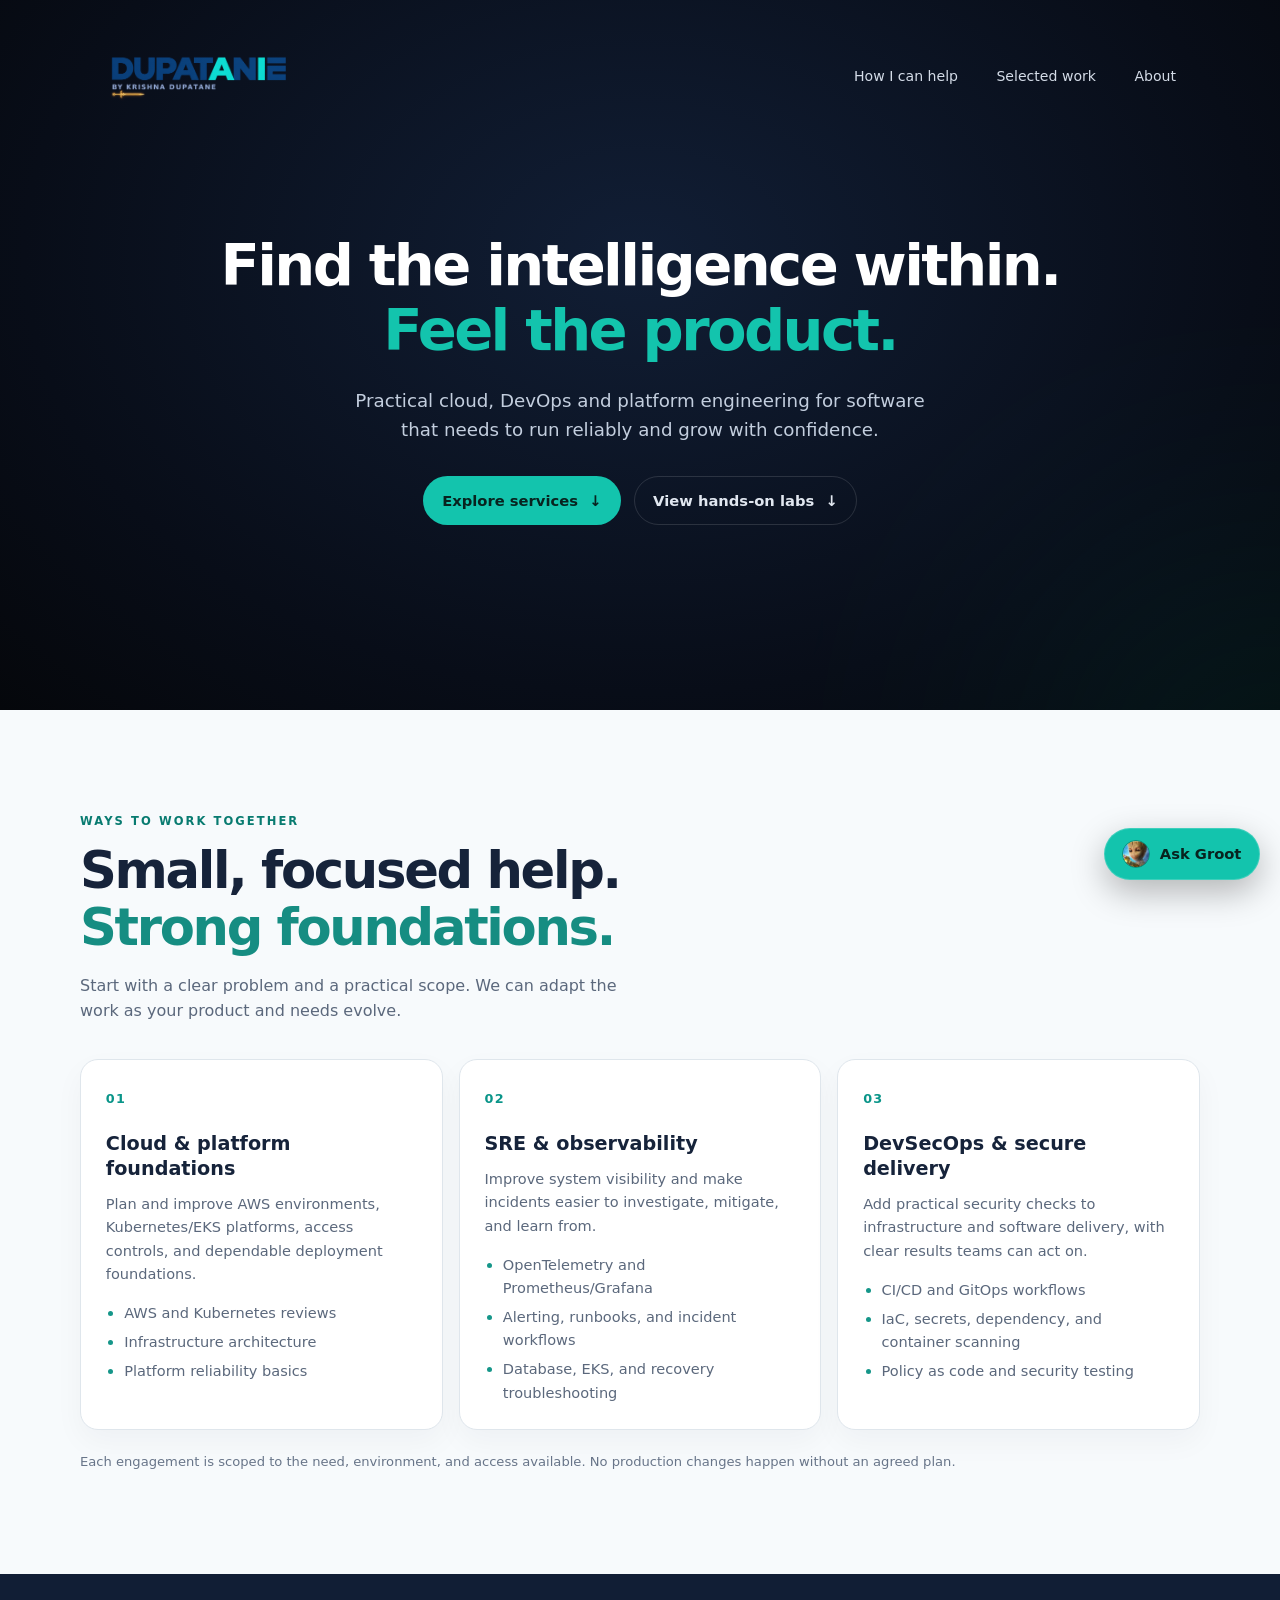
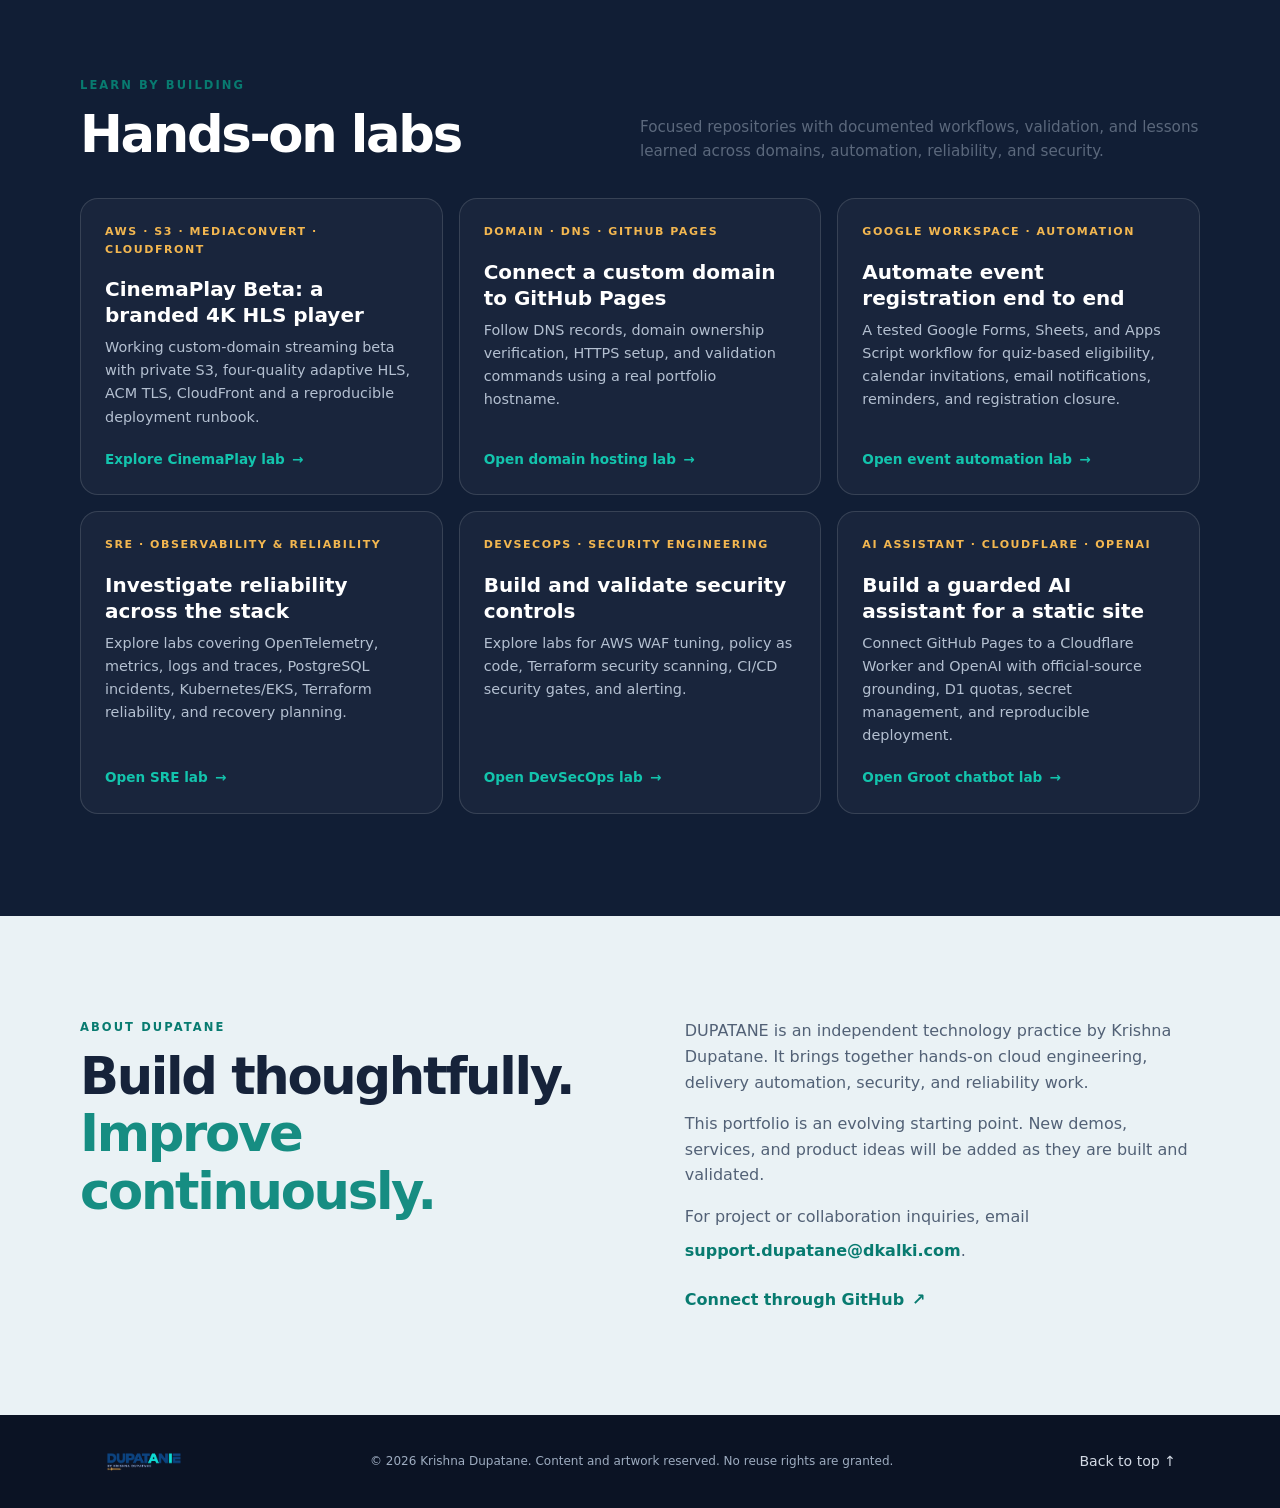
<file: index.html>
<!doctype html>
<html lang="en" data-groot-api-base="https://groot-api.support-dupatane.workers.dev">
<head>
  <meta charset="utf-8">
  <meta name="viewport" content="width=device-width, initial-scale=1">
  <meta name="theme-color" content="#101b32">
  <meta name="description" content="DUPATANE — practical cloud, DevOps, platform reliability and security engineering by Krishna Dupatane.">
  <title>DUPATANE — Cloud, DevOps &amp; Platform Engineering</title>
  <link rel="canonical" href="https://krishna.dupatane.portfolio.dkalki.com/">
  <link rel="stylesheet" href="styles.css">
  <link rel="stylesheet" href="groot-chat.css">
  <script defer src="https://analytics.dkalki.com/tracker.js" data-site-id="dkalki-portfolio"></script>
</head>
<body>
  <a class="skip-link" href="#main">Skip to content</a>
  <header class="site-header">
    <a class="site-logo-link" href="#top" aria-label="DUPATANE home">
      <img src="assets/DUPATANE_Logo_Final.png" alt="">
    </a>
    <nav aria-label="Main navigation">
      <a href="#services">How I can help</a>
      <a href="#work">Selected work</a>
      <a href="#about">About</a>
    </nav>
  </header>

  <main id="main">
    <section class="hero" id="top" aria-labelledby="hero-title">
      <div class="hero-content">
        <h1 class="tagline" id="hero-title">Find the intelligence within.<br><span>Feel the product.</span></h1>
        <p class="hero-copy">Practical cloud, DevOps and platform engineering for software that needs to run reliably and grow with confidence.</p>
        <div class="hero-actions">
          <a class="button button-primary" href="#services">Explore services <span aria-hidden="true">↓</span></a>
          <a class="button button-quiet" href="#work">View hands-on labs <span aria-hidden="true">↓</span></a>
        </div>
      </div>
      <div class="hero-glow" aria-hidden="true"></div>
    </section>

    <section class="section services" id="services" aria-labelledby="services-title">
      <div class="section-heading">
        <p class="eyebrow">WAYS TO WORK TOGETHER</p>
        <h2 id="services-title">Small, focused help.<br><span>Strong foundations.</span></h2>
        <p>Start with a clear problem and a practical scope. We can adapt the work as your product and needs evolve.</p>
      </div>
      <div class="service-grid">
        <article class="service-card">
          <span class="card-number">01</span>
          <h3>Cloud &amp; platform foundations</h3>
          <p>Plan and improve AWS environments, Kubernetes/EKS platforms, access controls, and dependable deployment foundations.</p>
          <ul><li>AWS and Kubernetes reviews</li><li>Infrastructure architecture</li><li>Platform reliability basics</li></ul>
        </article>
        <article class="service-card">
          <span class="card-number">02</span>
          <h3>SRE &amp; observability</h3>
          <p>Improve system visibility and make incidents easier to investigate, mitigate, and learn from.</p>
          <ul><li>OpenTelemetry and Prometheus/Grafana</li><li>Alerting, runbooks, and incident workflows</li><li>Database, EKS, and recovery troubleshooting</li></ul>
        </article>
        <article class="service-card">
          <span class="card-number">03</span>
          <h3>DevSecOps &amp; secure delivery</h3>
          <p>Add practical security checks to infrastructure and software delivery, with clear results teams can act on.</p>
          <ul><li>CI/CD and GitOps workflows</li><li>IaC, secrets, dependency, and container scanning</li><li>Policy as code and security testing</li></ul>
        </article>
      </div>
      <p class="scope-note">Each engagement is scoped to the need, environment, and access available. No production changes happen without an agreed plan.</p>
    </section>

    <section class="section work" id="work" aria-labelledby="work-title">
      <div class="section-heading section-heading-row">
        <div>
          <p class="eyebrow">LEARN BY BUILDING</p>
          <h2 id="work-title">Hands-on labs</h2>
        </div>
        <p>Focused repositories with documented workflows, validation, and lessons learned across domains, automation, reliability, and security.</p>
      </div>
      <div class="work-grid">
        <a class="work-card" href="labs/cinemaplay/">
          <span class="work-label">AWS · S3 · MEDIACONVERT · CLOUDFRONT</span>
          <h3>CinemaPlay Beta: a branded 4K HLS player</h3>
          <p>Working custom-domain streaming beta with private S3, four-quality adaptive HLS, ACM TLS, CloudFront and a reproducible deployment runbook.</p>
          <span class="work-link">Explore CinemaPlay lab <span aria-hidden="true">→</span></span>
        </a>
        <a class="work-card" href="labs/domain-hosting/">
          <span class="work-label">DOMAIN · DNS · GITHUB PAGES</span>
          <h3>Connect a custom domain to GitHub Pages</h3>
          <p>Follow DNS records, domain ownership verification, HTTPS setup, and validation commands using a real portfolio hostname.</p>
          <span class="work-link">Open domain hosting lab <span aria-hidden="true">→</span></span>
        </a>
        <a class="work-card" href="labs/event-automation/">
          <span class="work-label">GOOGLE WORKSPACE · AUTOMATION</span>
          <h3>Automate event registration end to end</h3>
          <p>A tested Google Forms, Sheets, and Apps Script workflow for quiz-based eligibility, calendar invitations, email notifications, reminders, and registration closure.</p>
          <span class="work-link">Open event automation lab <span aria-hidden="true">→</span></span>
        </a>
        <a class="work-card" href="labs/sre/">
          <span class="work-label">SRE · OBSERVABILITY &amp; RELIABILITY</span>
          <h3>Investigate reliability across the stack</h3>
          <p>Explore labs covering OpenTelemetry, metrics, logs and traces, PostgreSQL incidents, Kubernetes/EKS, Terraform reliability, and recovery planning.</p>
          <span class="work-link">Open SRE lab <span aria-hidden="true">→</span></span>
        </a>
        <a class="work-card" href="labs/devsecops/">
          <span class="work-label">DEVSECOPS · SECURITY ENGINEERING</span>
          <h3>Build and validate security controls</h3>
          <p>Explore labs for AWS WAF tuning, policy as code, Terraform security scanning, CI/CD security gates, and alerting.</p>
          <span class="work-link">Open DevSecOps lab <span aria-hidden="true">→</span></span>
        </a>
        <a class="work-card" href="labs/groot/">
          <span class="work-label">AI ASSISTANT · CLOUDFLARE · OPENAI</span>
          <h3>Build a guarded AI assistant for a static site</h3>
          <p>Connect GitHub Pages to a Cloudflare Worker and OpenAI with official-source grounding, D1 quotas, secret management, and reproducible deployment.</p>
          <span class="work-link">Open Groot chatbot lab <span aria-hidden="true">→</span></span>
        </a>
      </div>
    </section>

    <section class="about-band" id="about" aria-labelledby="about-title">
      <div class="about-inner">
        <div>
          <p class="eyebrow">ABOUT DUPATANE</p>
          <h2 id="about-title">Build thoughtfully.<br><span>Improve continuously.</span></h2>
        </div>
        <div class="about-copy">
          <p>DUPATANE is an independent technology practice by Krishna Dupatane. It brings together hands-on cloud engineering, delivery automation, security, and reliability work.</p>
          <p>This portfolio is an evolving starting point. New demos, services, and product ideas will be added as they are built and validated.</p>
          <p>For project or collaboration inquiries, email <a class="text-link" href="mailto:support.dupatane@dkalki.com">support.dupatane@dkalki.com</a>.</p>
          <a class="text-link" href="https://github.com/dupatanekrishna" target="_blank" rel="noreferrer">Connect through GitHub <span aria-hidden="true">↗</span></a>
        </div>
      </div>
    </section>
  </main>

  <footer class="site-footer">
    <a class="footer-brand" href="#top"><img src="assets/DUPATANE_Logo_Final.png" alt="DUPATANE"></a>
    <p>© 2026 Krishna Dupatane. Content and artwork reserved. No reuse rights are granted.</p>
    <a href="#top">Back to top ↑</a>
  </footer>
  <aside class="groot-widget" aria-label="Groot DevOps assistant">
    <button class="groot-launcher" id="groot-launcher" type="button" aria-expanded="false" aria-controls="groot-panel">
      <img class="groot-launcher-avatar" src="assets/groot-avatar.webp" alt="">
      <span>Ask Groot</span>
    </button>
    <section class="groot-panel" id="groot-panel" role="dialog" aria-labelledby="groot-title" aria-modal="false" hidden>
      <header class="groot-panel-header">
        <div class="groot-avatar" aria-hidden="true"><img src="assets/groot-avatar.webp" alt=""></div>
        <div class="groot-heading">
          <p class="groot-kicker">YOUR DEVOPS BUDDY</p>
          <h2 id="groot-title">Groot</h2>
          <p class="groot-mode" id="groot-mode">Connecting to Groot…</p>
        </div>
        <button class="groot-close" id="groot-close" type="button" aria-label="Close Groot chat">×</button>
      </header>
      <div class="groot-messages" id="groot-messages" role="log" aria-live="polite" aria-relevant="additions text" tabindex="0">
        <div class="groot-message groot-assistant-message">Hi! I'm Groot. Ask me a DevOps question, and I'll look for a short answer in official docs. 🌿</div>
        <div class="groot-credit-note">Each live answer uses paid API credits (AI tokens). Please use Groot responsibly.</div>
      </div>
      <div class="groot-suggestions" aria-label="Example questions">
        <button type="button" data-groot-prompt="What is DNS?">DNS basics</button>
        <button type="button" data-groot-prompt="What does Kubernetes do?">Kubernetes</button>
      </div>
      <form class="groot-form" id="groot-form">
        <label class="visually-hidden" for="groot-input">Ask Groot a DevOps question</label>
        <input id="groot-input" name="message" type="text" maxlength="500" autocomplete="off" placeholder="Ask a short question…" required>
        <button id="groot-send" type="submit" aria-label="Send question">Send <span aria-hidden="true">↑</span></button>
      </form>
      <p class="groot-footnote" id="groot-footnote">Up to 3 questions per IP every 24 hours. Live answers use paid AI credits.</p>
    </section>
  </aside>
  <script src="groot-chat.js" defer></script>
</body>
</html>
</file>
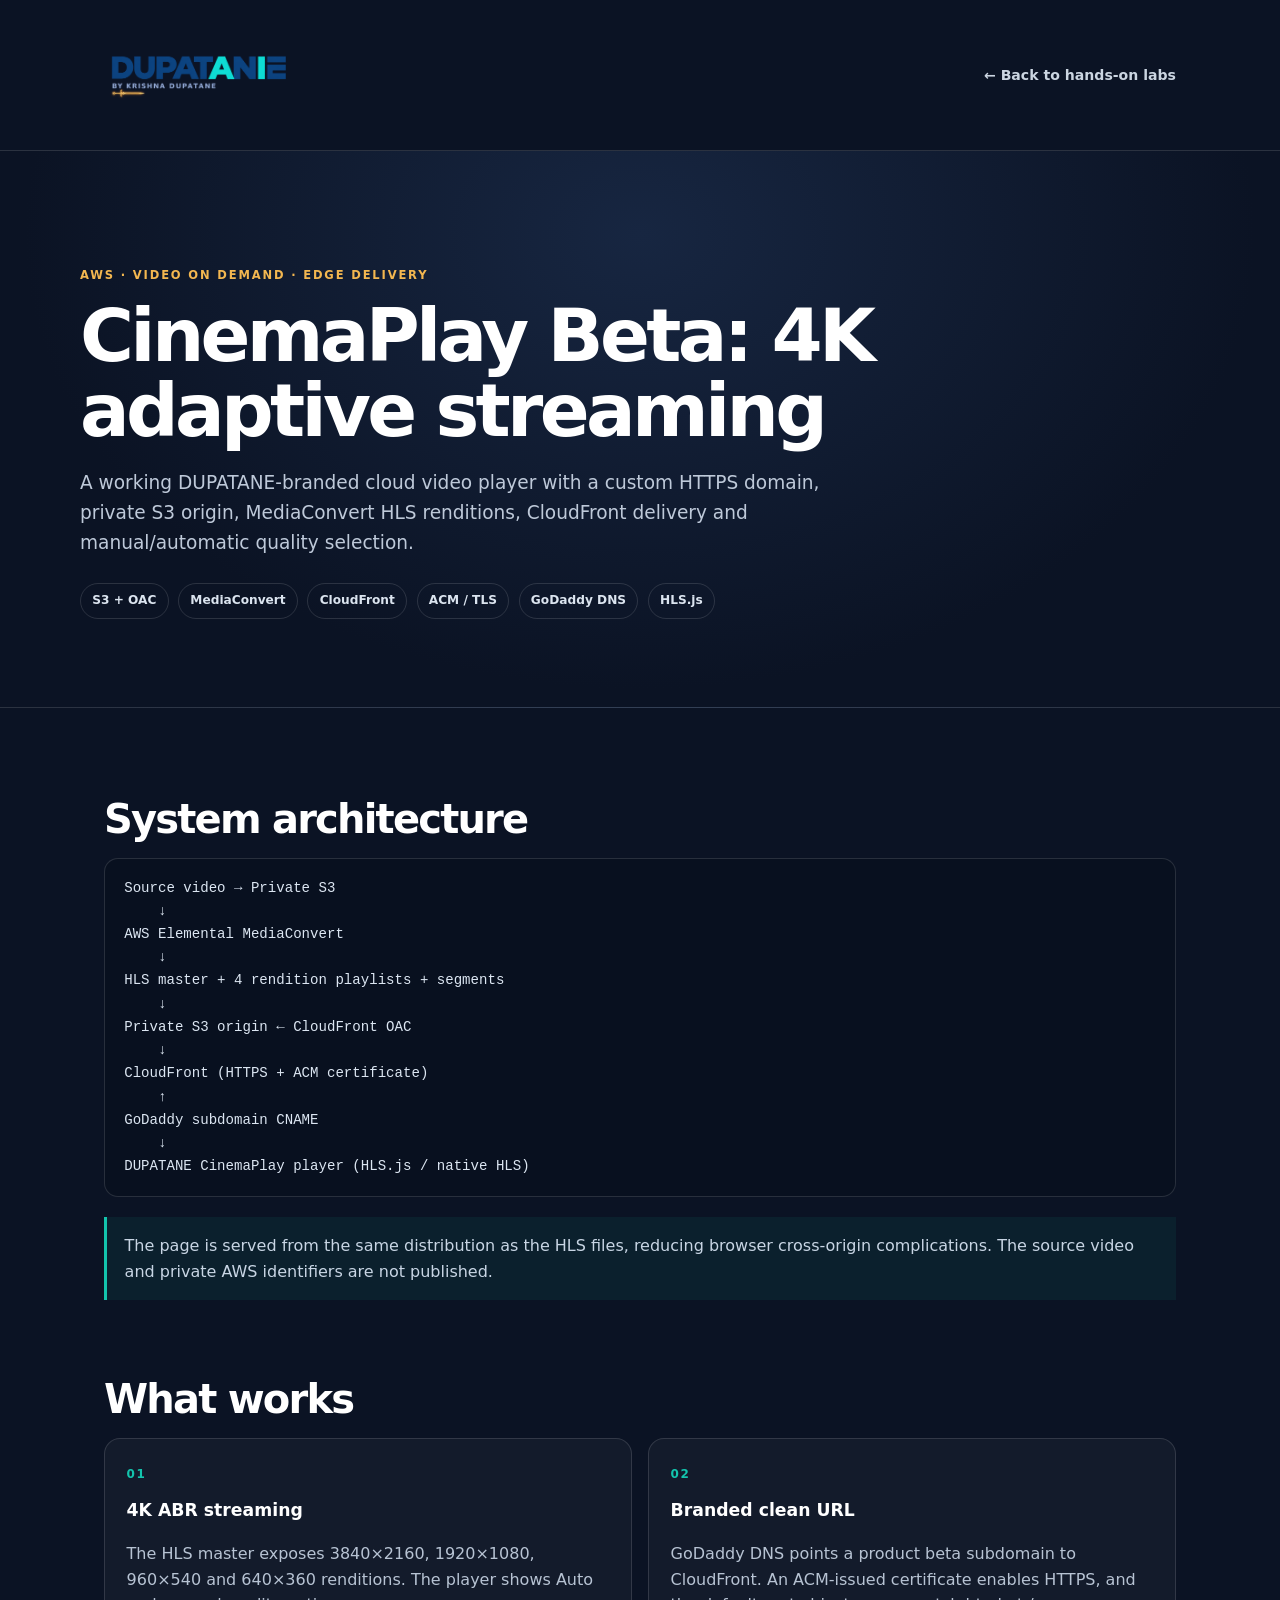
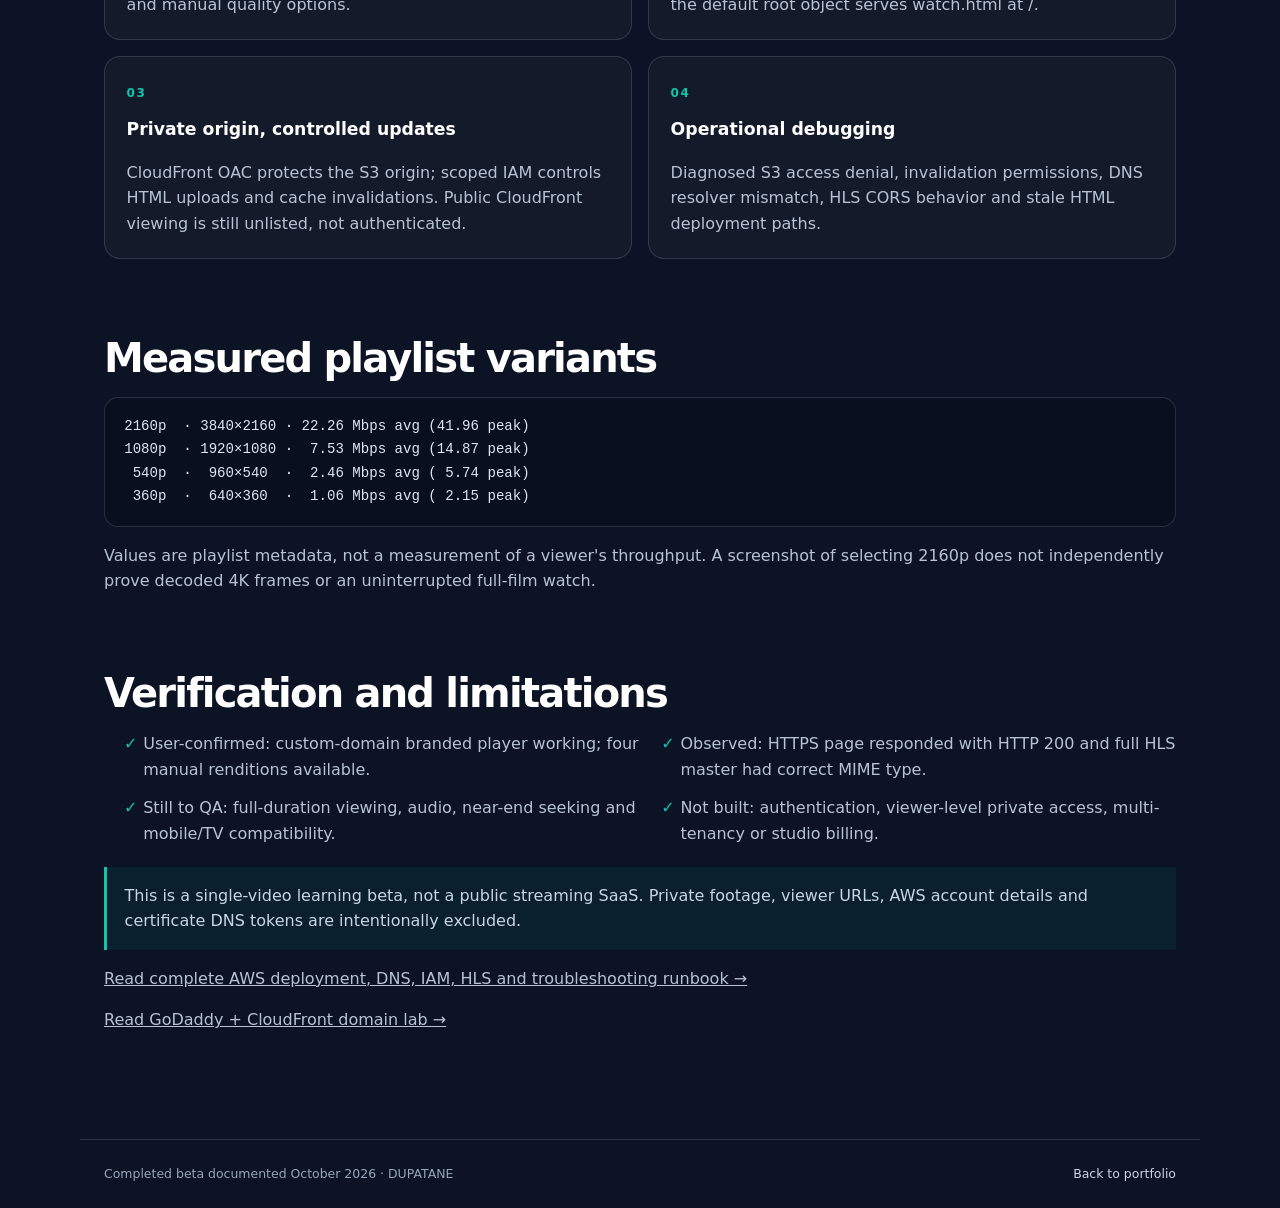
<file: labs/cinemaplay/index.html>
<!doctype html>
<html lang="en"><head><meta charset="utf-8"><meta name="viewport" content="width=device-width,initial-scale=1">
<title>CinemaPlay Beta — 4K Streaming Lab | DUPATANE</title>
<meta name="description" content="Completed cloud video streaming lab: private S3, MediaConvert four-rendition HLS, CloudFront, ACM HTTPS and GoDaddy custom DNS.">
<link rel="stylesheet" href="../../styles.css"><link rel="stylesheet" href="../lab.css">
<script defer src="https://analytics.dkalki.com/tracker.js" data-site-id="dkalki-portfolio"></script>
</head><body class="lab-page">
<header class="lab-header"><a class="site-logo-link" href="../../"><img src="../../assets/DUPATANE_Logo_Final.png" alt="DUPATANE"></a><a class="lab-back" href="../../#work">← Back to hands-on labs</a></header>
<section class="lab-hero"><div class="lab-hero-inner"><p class="lab-kicker">AWS · VIDEO ON DEMAND · EDGE DELIVERY</p><h1>CinemaPlay Beta: 4K adaptive streaming</h1>
<p class="lab-lead">A working DUPATANE-branded cloud video player with a custom HTTPS domain, private S3 origin, MediaConvert HLS renditions, CloudFront delivery and manual/automatic quality selection.</p>
<div class="lab-meta"><span class="lab-chip">S3 + OAC</span><span class="lab-chip">MediaConvert</span><span class="lab-chip">CloudFront</span><span class="lab-chip">ACM / TLS</span><span class="lab-chip">GoDaddy DNS</span><span class="lab-chip">HLS.js</span></div></div></section>
<main class="lab-content">
<section class="lab-section"><h2>System architecture</h2><pre class="lab-flow">Source video → Private S3
    ↓
AWS Elemental MediaConvert
    ↓
HLS master + 4 rendition playlists + segments
    ↓
Private S3 origin ← CloudFront OAC
    ↓
CloudFront (HTTPS + ACM certificate)
    ↑
GoDaddy subdomain CNAME
    ↓
DUPATANE CinemaPlay player (HLS.js / native HLS)</pre><div class="lab-note">The page is served from the same distribution as the HLS files, reducing browser cross-origin complications. The source video and private AWS identifiers are not published.</div></section>
<section class="lab-section"><h2>What works</h2>
<div class="lab-grid">
<article class="lab-card"><span class="lab-number">01</span><h3>4K ABR streaming</h3><p>The HLS master exposes 3840×2160, 1920×1080, 960×540 and 640×360 renditions. The player shows Auto and manual quality options.</p></article>
<article class="lab-card"><span class="lab-number">02</span><h3>Branded clean URL</h3><p>GoDaddy DNS points a product beta subdomain to CloudFront. An ACM-issued certificate enables HTTPS, and the default root object serves watch.html at /.</p></article>
<article class="lab-card"><span class="lab-number">03</span><h3>Private origin, controlled updates</h3><p>CloudFront OAC protects the S3 origin; scoped IAM controls HTML uploads and cache invalidations. Public CloudFront viewing is still unlisted, not authenticated.</p></article>
<article class="lab-card"><span class="lab-number">04</span><h3>Operational debugging</h3><p>Diagnosed S3 access denial, invalidation permissions, DNS resolver mismatch, HLS CORS behavior and stale HTML deployment paths.</p></article>
</div></section>
<section class="lab-section"><h2>Measured playlist variants</h2><pre class="lab-flow">2160p  · 3840×2160 · 22.26 Mbps avg (41.96 peak)
1080p  · 1920×1080 ·  7.53 Mbps avg (14.87 peak)
 540p  ·  960×540  ·  2.46 Mbps avg ( 5.74 peak)
 360p  ·  640×360  ·  1.06 Mbps avg ( 2.15 peak)</pre><p>Values are playlist metadata, not a measurement of a viewer's throughput. A screenshot of selecting 2160p does not independently prove decoded 4K frames or an uninterrupted full-film watch.</p></section>
<section class="lab-section"><h2>Verification and limitations</h2>
<ul class="lab-outcomes"><li>User-confirmed: custom-domain branded player working; four manual renditions available.</li><li>Observed: HTTPS page responded with HTTP 200 and full HLS master had correct MIME type.</li><li>Still to QA: full-duration viewing, audio, near-end seeking and mobile/TV compatibility.</li><li>Not built: authentication, viewer-level private access, multi-tenancy or studio billing.</li></ul>
<div class="lab-note">This is a single-video learning beta, not a public streaming SaaS. Private footage, viewer URLs, AWS account details and certificate DNS tokens are intentionally excluded.</div>
<p><a href="https://github.com/dupatanekrishna/aws_s3_documents/blob/main/labs/cinemaplay-beta-deployment.md" rel="noopener noreferrer">Read complete AWS deployment, DNS, IAM, HLS and troubleshooting runbook →</a></p>
<p><a href="https://github.com/dupatanekrishna/dkalki-domain-hosting-lab/blob/main/domain/07-cinemaplay-cloudfront.md" rel="noopener noreferrer">Read GoDaddy + CloudFront domain lab →</a></p></section>
</main><footer class="lab-footer"><span>Completed beta documented October 2026 · DUPATANE</span><a href="../../#work">Back to portfolio</a></footer></body></html>
</file>
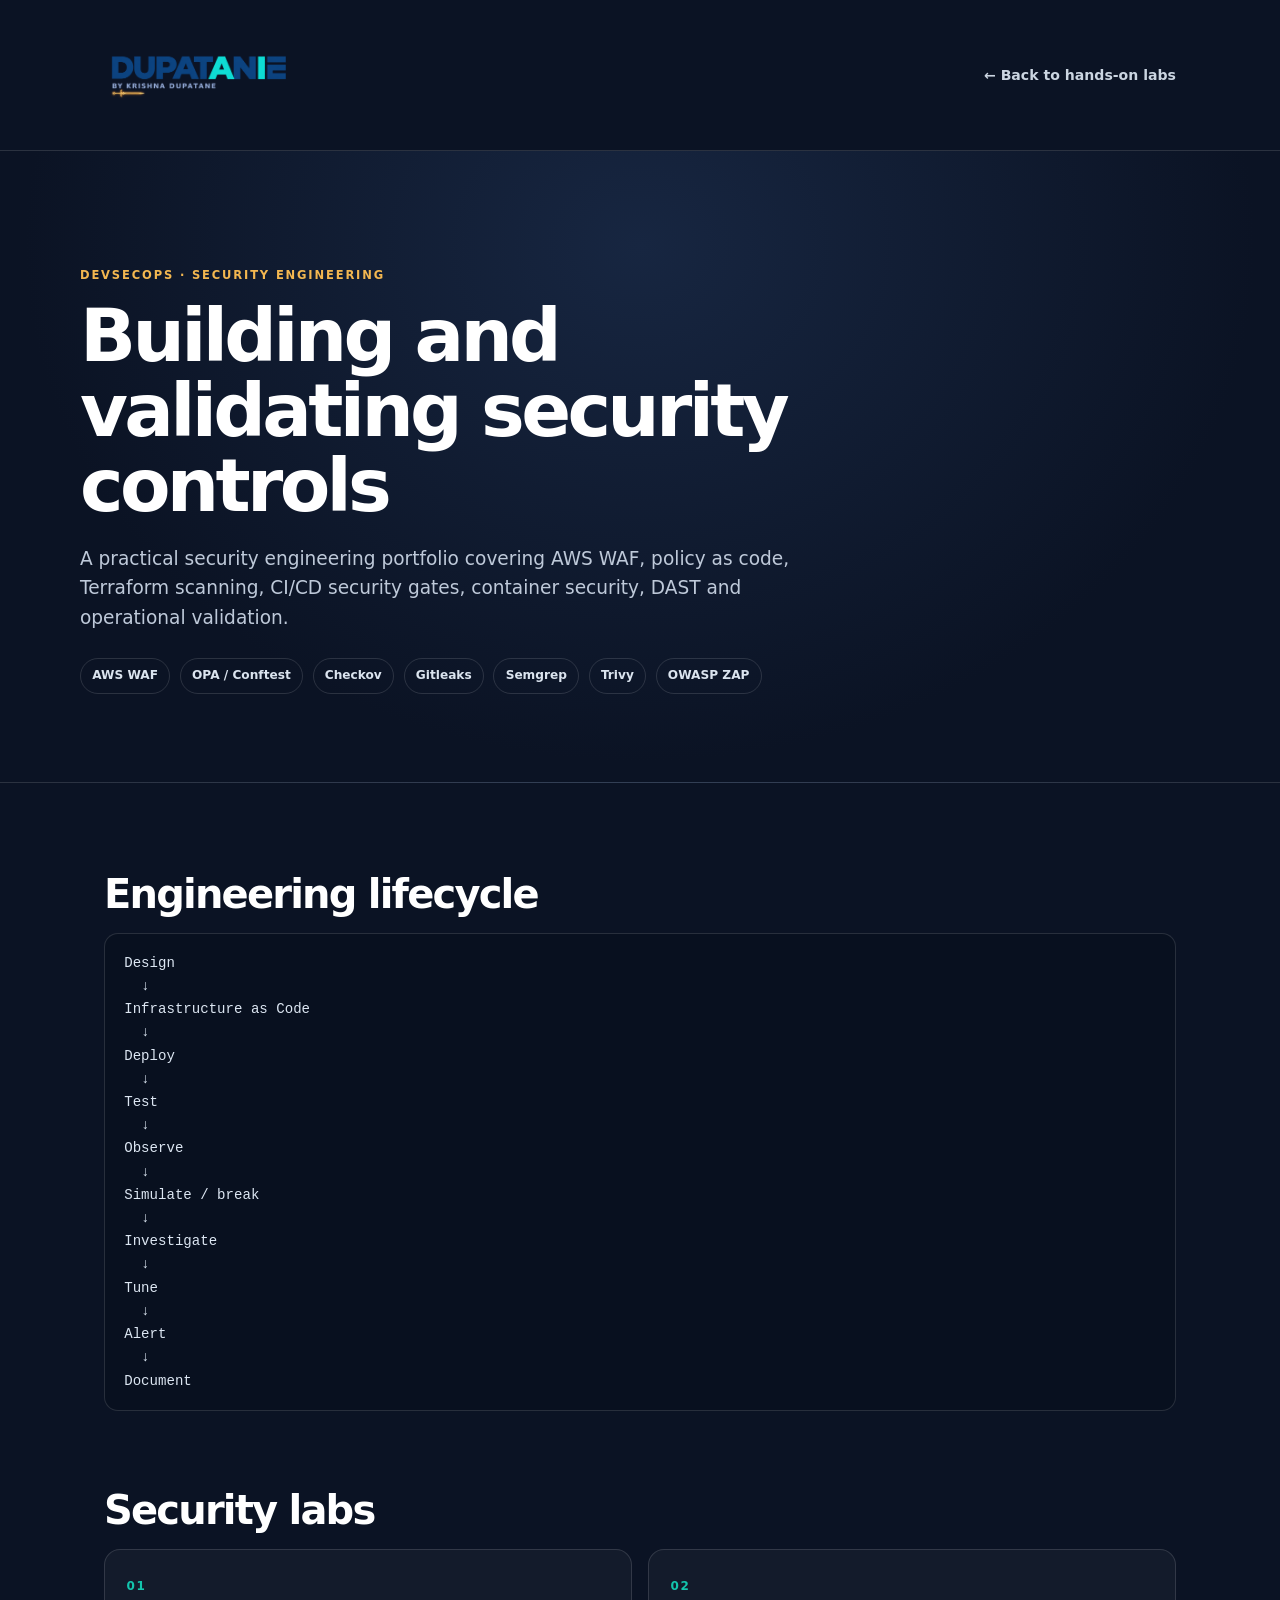
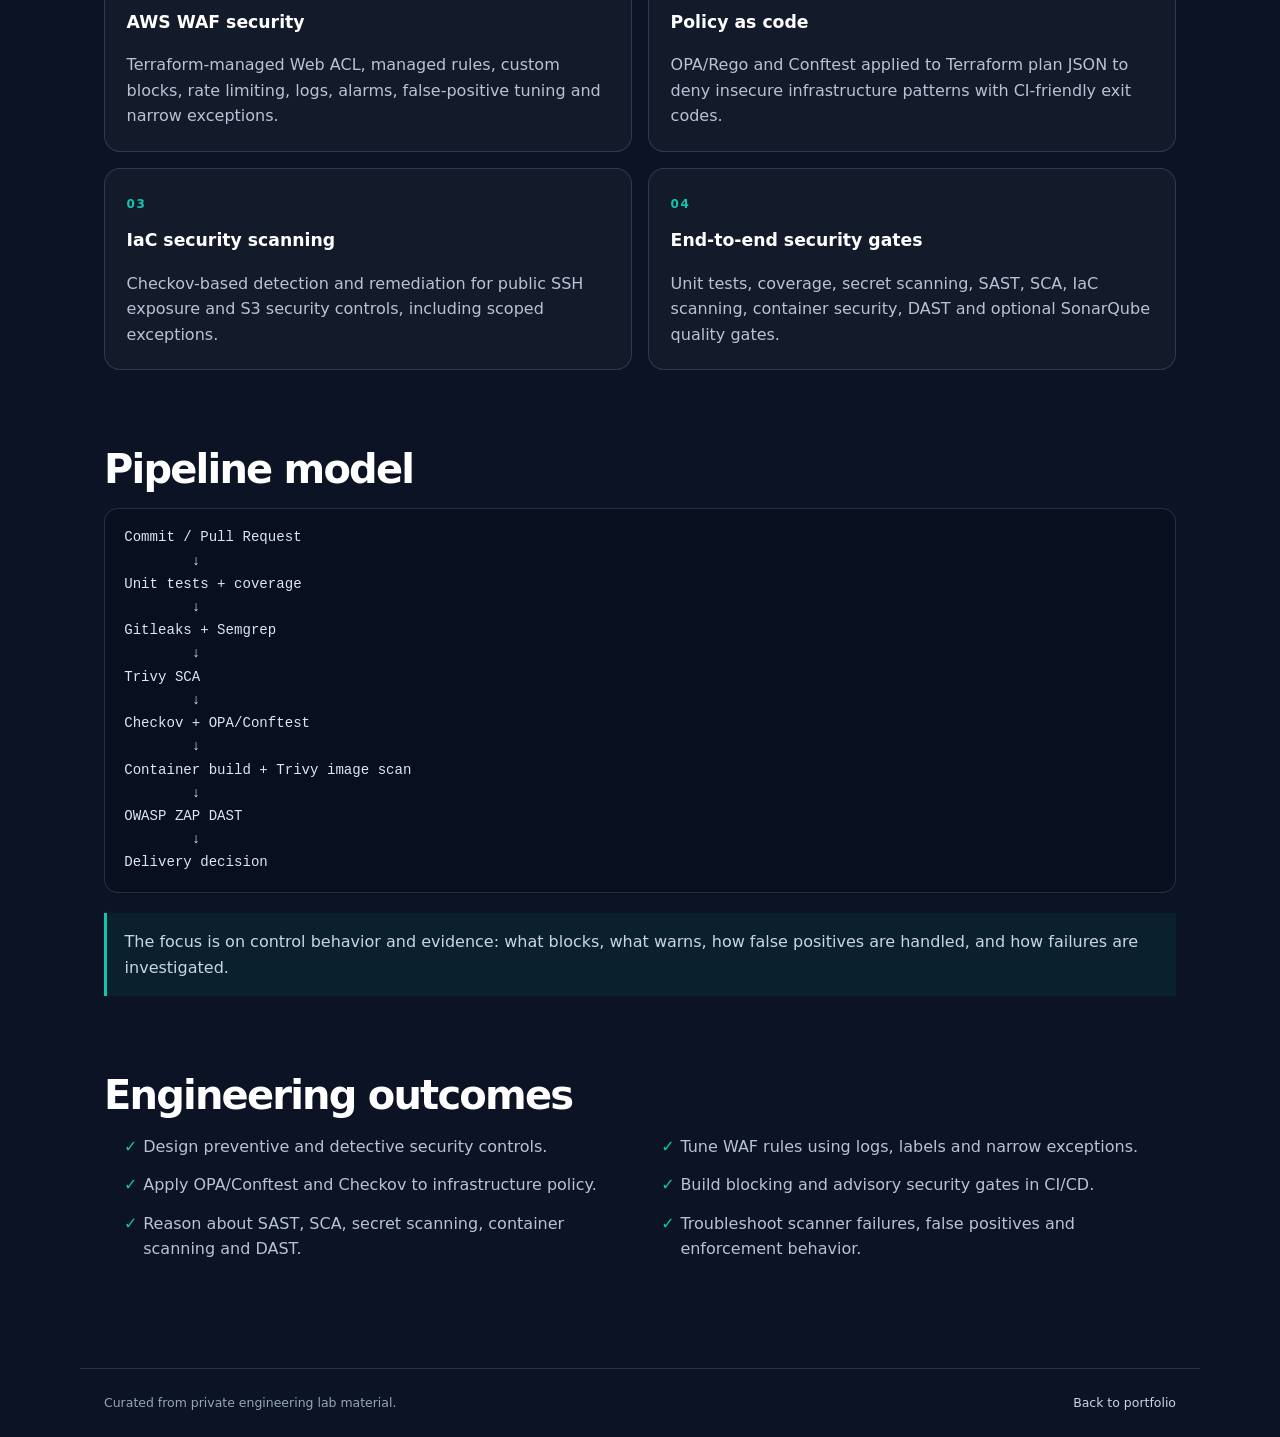
<file: labs/devsecops/index.html>
<!doctype html><html lang="en"><head><meta charset="utf-8"><meta name="viewport" content="width=device-width,initial-scale=1"><title>DevSecOps Lab — DUPATANE</title><link rel="stylesheet" href="../../styles.css"><link rel="stylesheet" href="../lab.css">  <script defer src="https://analytics.dkalki.com/tracker.js" data-site-id="dkalki-portfolio"></script>
</head><body class="lab-page"><header class="lab-header"><a class="site-logo-link" href="../../"><img src="../../assets/DUPATANE_Logo_Final.png" alt="DUPATANE"></a><a class="lab-back" href="../../#work">← Back to hands-on labs</a></header><section class="lab-hero"><div class="lab-hero-inner"><p class="lab-kicker">DEVSECOPS · SECURITY ENGINEERING</p><h1>Building and validating security controls</h1><p class="lab-lead">A practical security engineering portfolio covering AWS WAF, policy as code, Terraform scanning, CI/CD security gates, container security, DAST and operational validation.</p><div class="lab-meta"><span class="lab-chip">AWS WAF</span><span class="lab-chip">OPA / Conftest</span><span class="lab-chip">Checkov</span><span class="lab-chip">Gitleaks</span><span class="lab-chip">Semgrep</span><span class="lab-chip">Trivy</span><span class="lab-chip">OWASP ZAP</span></div></div></section><main class="lab-content"><section class="lab-section"><h2>Engineering lifecycle</h2><pre class="lab-flow">Design
  ↓
Infrastructure as Code
  ↓
Deploy
  ↓
Test
  ↓
Observe
  ↓
Simulate / break
  ↓
Investigate
  ↓
Tune
  ↓
Alert
  ↓
Document</pre></section><section class="lab-section"><h2>Security labs</h2><div class="lab-grid"><article class="lab-card"><span class="lab-number">01</span><h3>AWS WAF security</h3><p>Terraform-managed Web ACL, managed rules, custom blocks, rate limiting, logs, alarms, false-positive tuning and narrow exceptions.</p></article><article class="lab-card"><span class="lab-number">02</span><h3>Policy as code</h3><p>OPA/Rego and Conftest applied to Terraform plan JSON to deny insecure infrastructure patterns with CI-friendly exit codes.</p></article><article class="lab-card"><span class="lab-number">03</span><h3>IaC security scanning</h3><p>Checkov-based detection and remediation for public SSH exposure and S3 security controls, including scoped exceptions.</p></article><article class="lab-card"><span class="lab-number">04</span><h3>End-to-end security gates</h3><p>Unit tests, coverage, secret scanning, SAST, SCA, IaC scanning, container security, DAST and optional SonarQube quality gates.</p></article></div></section><section class="lab-section"><h2>Pipeline model</h2><pre class="lab-flow">Commit / Pull Request
        ↓
Unit tests + coverage
        ↓
Gitleaks + Semgrep
        ↓
Trivy SCA
        ↓
Checkov + OPA/Conftest
        ↓
Container build + Trivy image scan
        ↓
OWASP ZAP DAST
        ↓
Delivery decision</pre><div class="lab-note">The focus is on control behavior and evidence: what blocks, what warns, how false positives are handled, and how failures are investigated.</div></section><section class="lab-section"><h2>Engineering outcomes</h2><ul class="lab-outcomes"><li>Design preventive and detective security controls.</li><li>Tune WAF rules using logs, labels and narrow exceptions.</li><li>Apply OPA/Conftest and Checkov to infrastructure policy.</li><li>Build blocking and advisory security gates in CI/CD.</li><li>Reason about SAST, SCA, secret scanning, container scanning and DAST.</li><li>Troubleshoot scanner failures, false positives and enforcement behavior.</li></ul></section></main><footer class="lab-footer"><span>Curated from private engineering lab material.</span><a href="../../#work">Back to portfolio</a></footer></body></html>
</file>
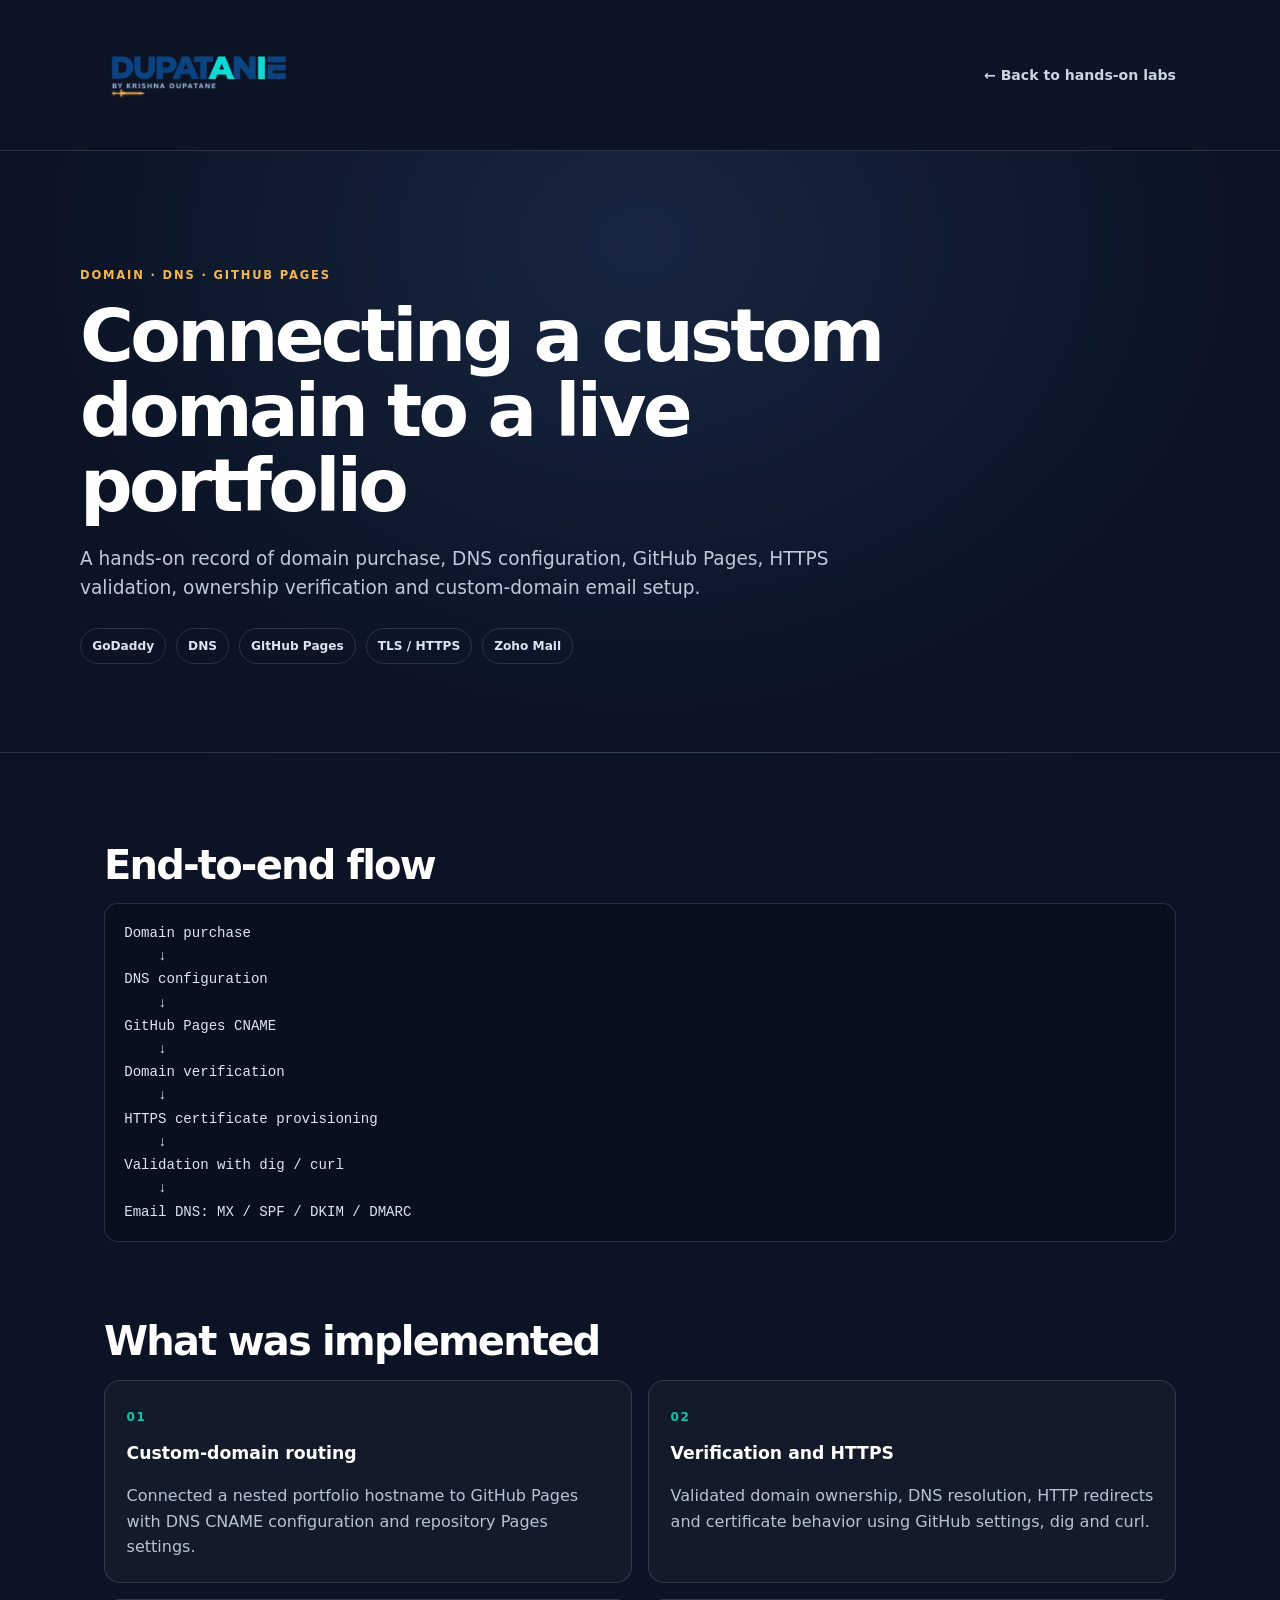
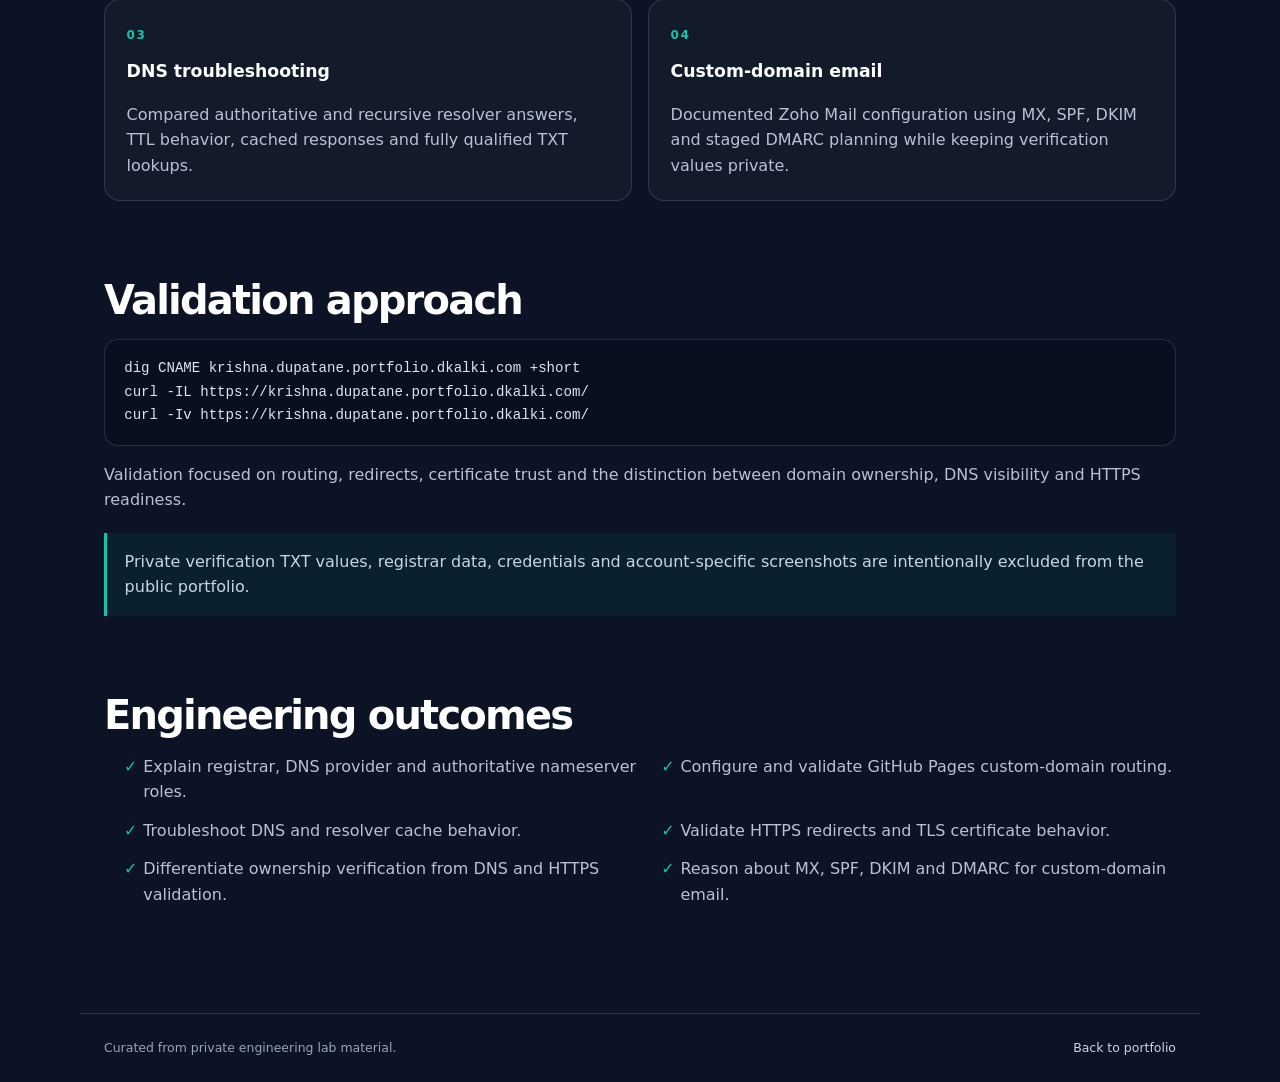
<file: labs/domain-hosting/index.html>
<!doctype html><html lang="en"><head><meta charset="utf-8"><meta name="viewport" content="width=device-width,initial-scale=1"><title>Domain Hosting Lab — DUPATANE</title><link rel="stylesheet" href="../../styles.css"><link rel="stylesheet" href="../lab.css">  <script defer src="https://analytics.dkalki.com/tracker.js" data-site-id="dkalki-portfolio"></script>
</head><body class="lab-page"><header class="lab-header"><a class="site-logo-link" href="../../"><img src="../../assets/DUPATANE_Logo_Final.png" alt="DUPATANE"></a><a class="lab-back" href="../../#work">← Back to hands-on labs</a></header><section class="lab-hero"><div class="lab-hero-inner"><p class="lab-kicker">DOMAIN · DNS · GITHUB PAGES</p><h1>Connecting a custom domain to a live portfolio</h1><p class="lab-lead">A hands-on record of domain purchase, DNS configuration, GitHub Pages, HTTPS validation, ownership verification and custom-domain email setup.</p><div class="lab-meta"><span class="lab-chip">GoDaddy</span><span class="lab-chip">DNS</span><span class="lab-chip">GitHub Pages</span><span class="lab-chip">TLS / HTTPS</span><span class="lab-chip">Zoho Mail</span></div></div></section><main class="lab-content"><section class="lab-section"><h2>End-to-end flow</h2><pre class="lab-flow">Domain purchase
    ↓
DNS configuration
    ↓
GitHub Pages CNAME
    ↓
Domain verification
    ↓
HTTPS certificate provisioning
    ↓
Validation with dig / curl
    ↓
Email DNS: MX / SPF / DKIM / DMARC</pre></section><section class="lab-section"><h2>What was implemented</h2><div class="lab-grid"><article class="lab-card"><span class="lab-number">01</span><h3>Custom-domain routing</h3><p>Connected a nested portfolio hostname to GitHub Pages with DNS CNAME configuration and repository Pages settings.</p></article><article class="lab-card"><span class="lab-number">02</span><h3>Verification and HTTPS</h3><p>Validated domain ownership, DNS resolution, HTTP redirects and certificate behavior using GitHub settings, dig and curl.</p></article><article class="lab-card"><span class="lab-number">03</span><h3>DNS troubleshooting</h3><p>Compared authoritative and recursive resolver answers, TTL behavior, cached responses and fully qualified TXT lookups.</p></article><article class="lab-card"><span class="lab-number">04</span><h3>Custom-domain email</h3><p>Documented Zoho Mail configuration using MX, SPF, DKIM and staged DMARC planning while keeping verification values private.</p></article></div></section><section class="lab-section"><h2>Validation approach</h2><pre class="lab-code">dig CNAME krishna.dupatane.portfolio.dkalki.com +short
curl -IL https://krishna.dupatane.portfolio.dkalki.com/
curl -Iv https://krishna.dupatane.portfolio.dkalki.com/</pre><p>Validation focused on routing, redirects, certificate trust and the distinction between domain ownership, DNS visibility and HTTPS readiness.</p><div class="lab-note">Private verification TXT values, registrar data, credentials and account-specific screenshots are intentionally excluded from the public portfolio.</div></section><section class="lab-section"><h2>Engineering outcomes</h2><ul class="lab-outcomes"><li>Explain registrar, DNS provider and authoritative nameserver roles.</li><li>Configure and validate GitHub Pages custom-domain routing.</li><li>Troubleshoot DNS and resolver cache behavior.</li><li>Validate HTTPS redirects and TLS certificate behavior.</li><li>Differentiate ownership verification from DNS and HTTPS validation.</li><li>Reason about MX, SPF, DKIM and DMARC for custom-domain email.</li></ul></section></main><footer class="lab-footer"><span>Curated from private engineering lab material.</span><a href="../../#work">Back to portfolio</a></footer></body></html>
</file>
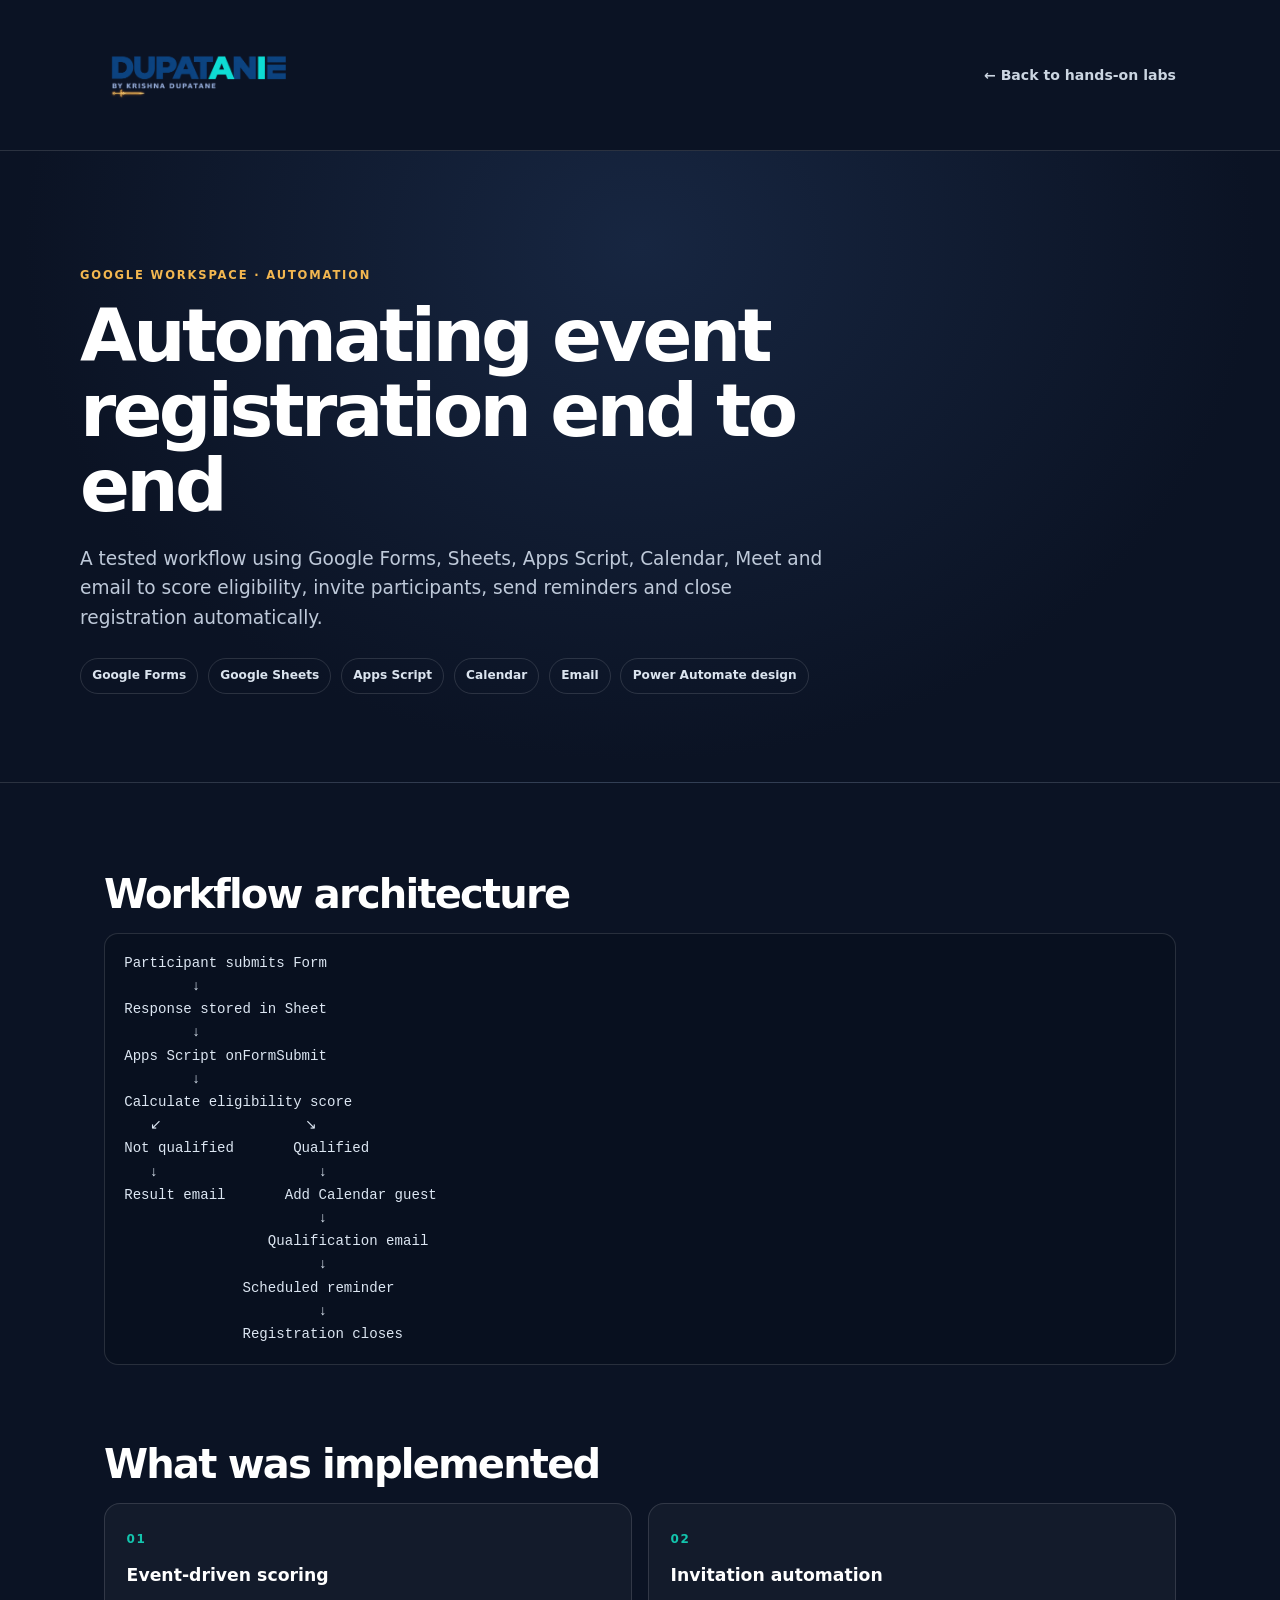
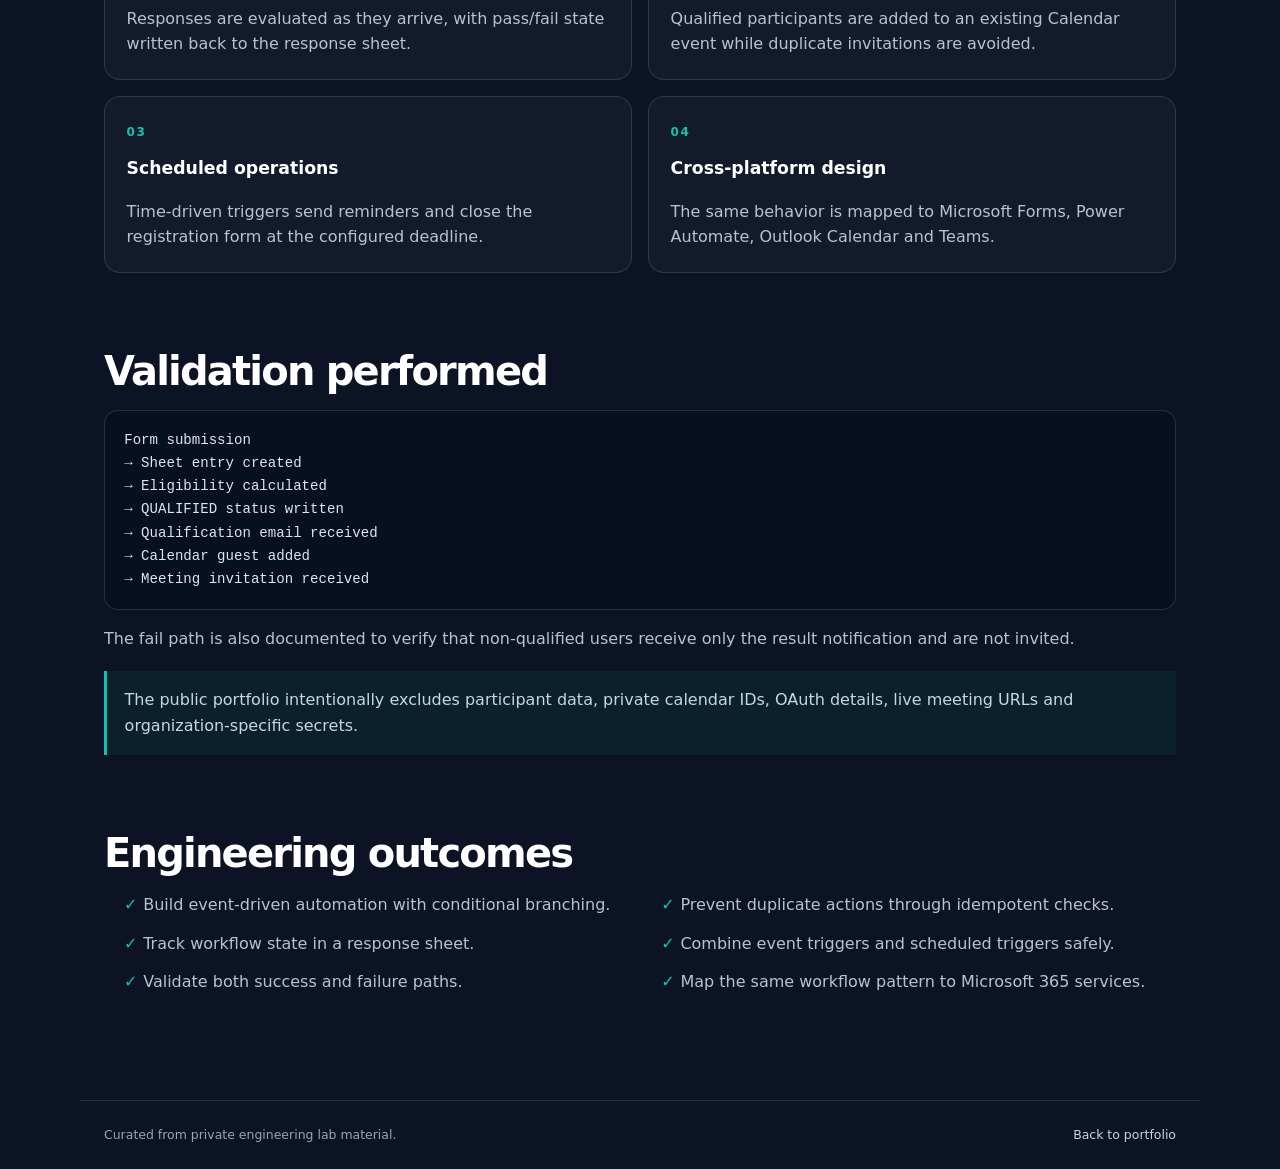
<file: labs/event-automation/index.html>
<!doctype html><html lang="en"><head><meta charset="utf-8"><meta name="viewport" content="width=device-width,initial-scale=1"><title>Event Automation Lab — DUPATANE</title><link rel="stylesheet" href="../../styles.css"><link rel="stylesheet" href="../lab.css">  <script defer src="https://analytics.dkalki.com/tracker.js" data-site-id="dkalki-portfolio"></script>
</head><body class="lab-page"><header class="lab-header"><a class="site-logo-link" href="../../"><img src="../../assets/DUPATANE_Logo_Final.png" alt="DUPATANE"></a><a class="lab-back" href="../../#work">← Back to hands-on labs</a></header><section class="lab-hero"><div class="lab-hero-inner"><p class="lab-kicker">GOOGLE WORKSPACE · AUTOMATION</p><h1>Automating event registration end to end</h1><p class="lab-lead">A tested workflow using Google Forms, Sheets, Apps Script, Calendar, Meet and email to score eligibility, invite participants, send reminders and close registration automatically.</p><div class="lab-meta"><span class="lab-chip">Google Forms</span><span class="lab-chip">Google Sheets</span><span class="lab-chip">Apps Script</span><span class="lab-chip">Calendar</span><span class="lab-chip">Email</span><span class="lab-chip">Power Automate design</span></div></div></section><main class="lab-content"><section class="lab-section"><h2>Workflow architecture</h2><pre class="lab-flow">Participant submits Form
        ↓
Response stored in Sheet
        ↓
Apps Script onFormSubmit
        ↓
Calculate eligibility score
   ↙                 ↘
Not qualified       Qualified
   ↓                   ↓
Result email       Add Calendar guest
                       ↓
                 Qualification email
                       ↓
              Scheduled reminder
                       ↓
              Registration closes</pre></section><section class="lab-section"><h2>What was implemented</h2><div class="lab-grid"><article class="lab-card"><span class="lab-number">01</span><h3>Event-driven scoring</h3><p>Responses are evaluated as they arrive, with pass/fail state written back to the response sheet.</p></article><article class="lab-card"><span class="lab-number">02</span><h3>Invitation automation</h3><p>Qualified participants are added to an existing Calendar event while duplicate invitations are avoided.</p></article><article class="lab-card"><span class="lab-number">03</span><h3>Scheduled operations</h3><p>Time-driven triggers send reminders and close the registration form at the configured deadline.</p></article><article class="lab-card"><span class="lab-number">04</span><h3>Cross-platform design</h3><p>The same behavior is mapped to Microsoft Forms, Power Automate, Outlook Calendar and Teams.</p></article></div></section><section class="lab-section"><h2>Validation performed</h2><pre class="lab-flow">Form submission
→ Sheet entry created
→ Eligibility calculated
→ QUALIFIED status written
→ Qualification email received
→ Calendar guest added
→ Meeting invitation received</pre><p>The fail path is also documented to verify that non-qualified users receive only the result notification and are not invited.</p><div class="lab-note">The public portfolio intentionally excludes participant data, private calendar IDs, OAuth details, live meeting URLs and organization-specific secrets.</div></section><section class="lab-section"><h2>Engineering outcomes</h2><ul class="lab-outcomes"><li>Build event-driven automation with conditional branching.</li><li>Prevent duplicate actions through idempotent checks.</li><li>Track workflow state in a response sheet.</li><li>Combine event triggers and scheduled triggers safely.</li><li>Validate both success and failure paths.</li><li>Map the same workflow pattern to Microsoft 365 services.</li></ul></section></main><footer class="lab-footer"><span>Curated from private engineering lab material.</span><a href="../../#work">Back to portfolio</a></footer></body></html>
</file>
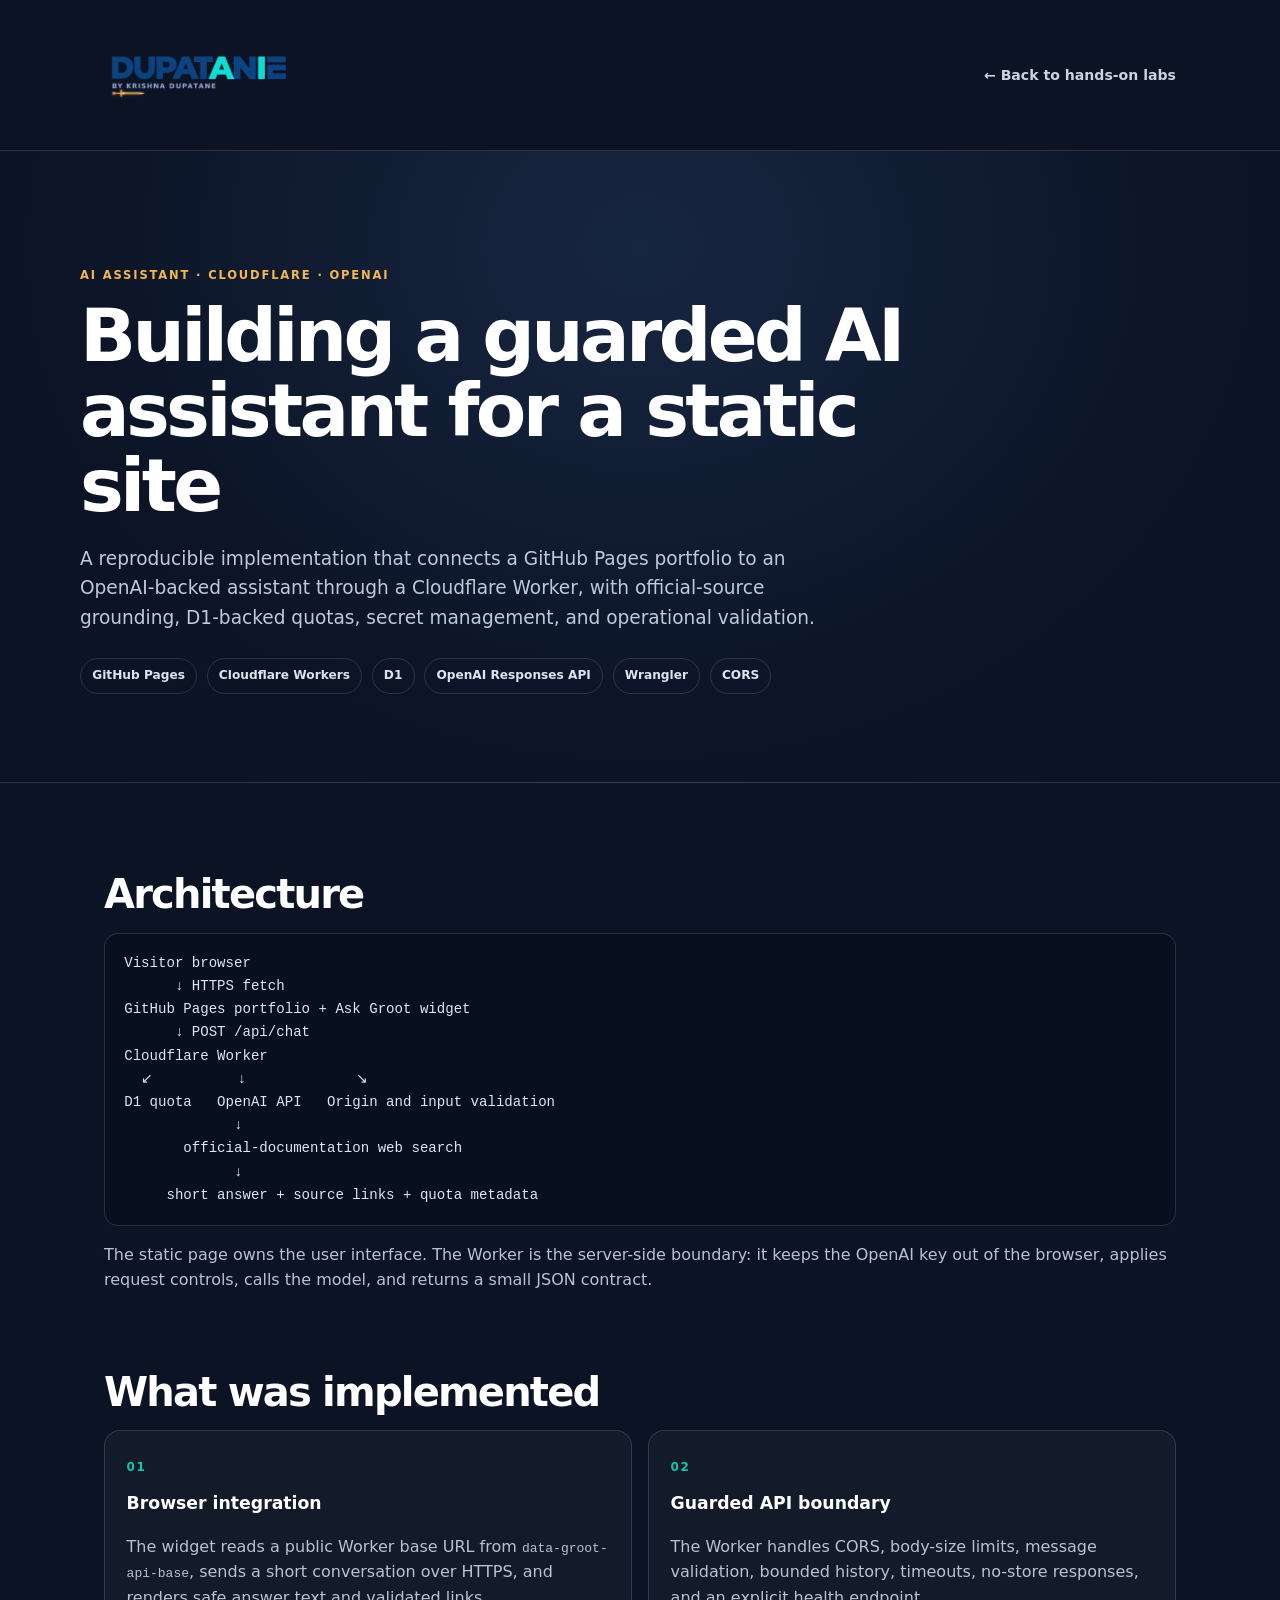
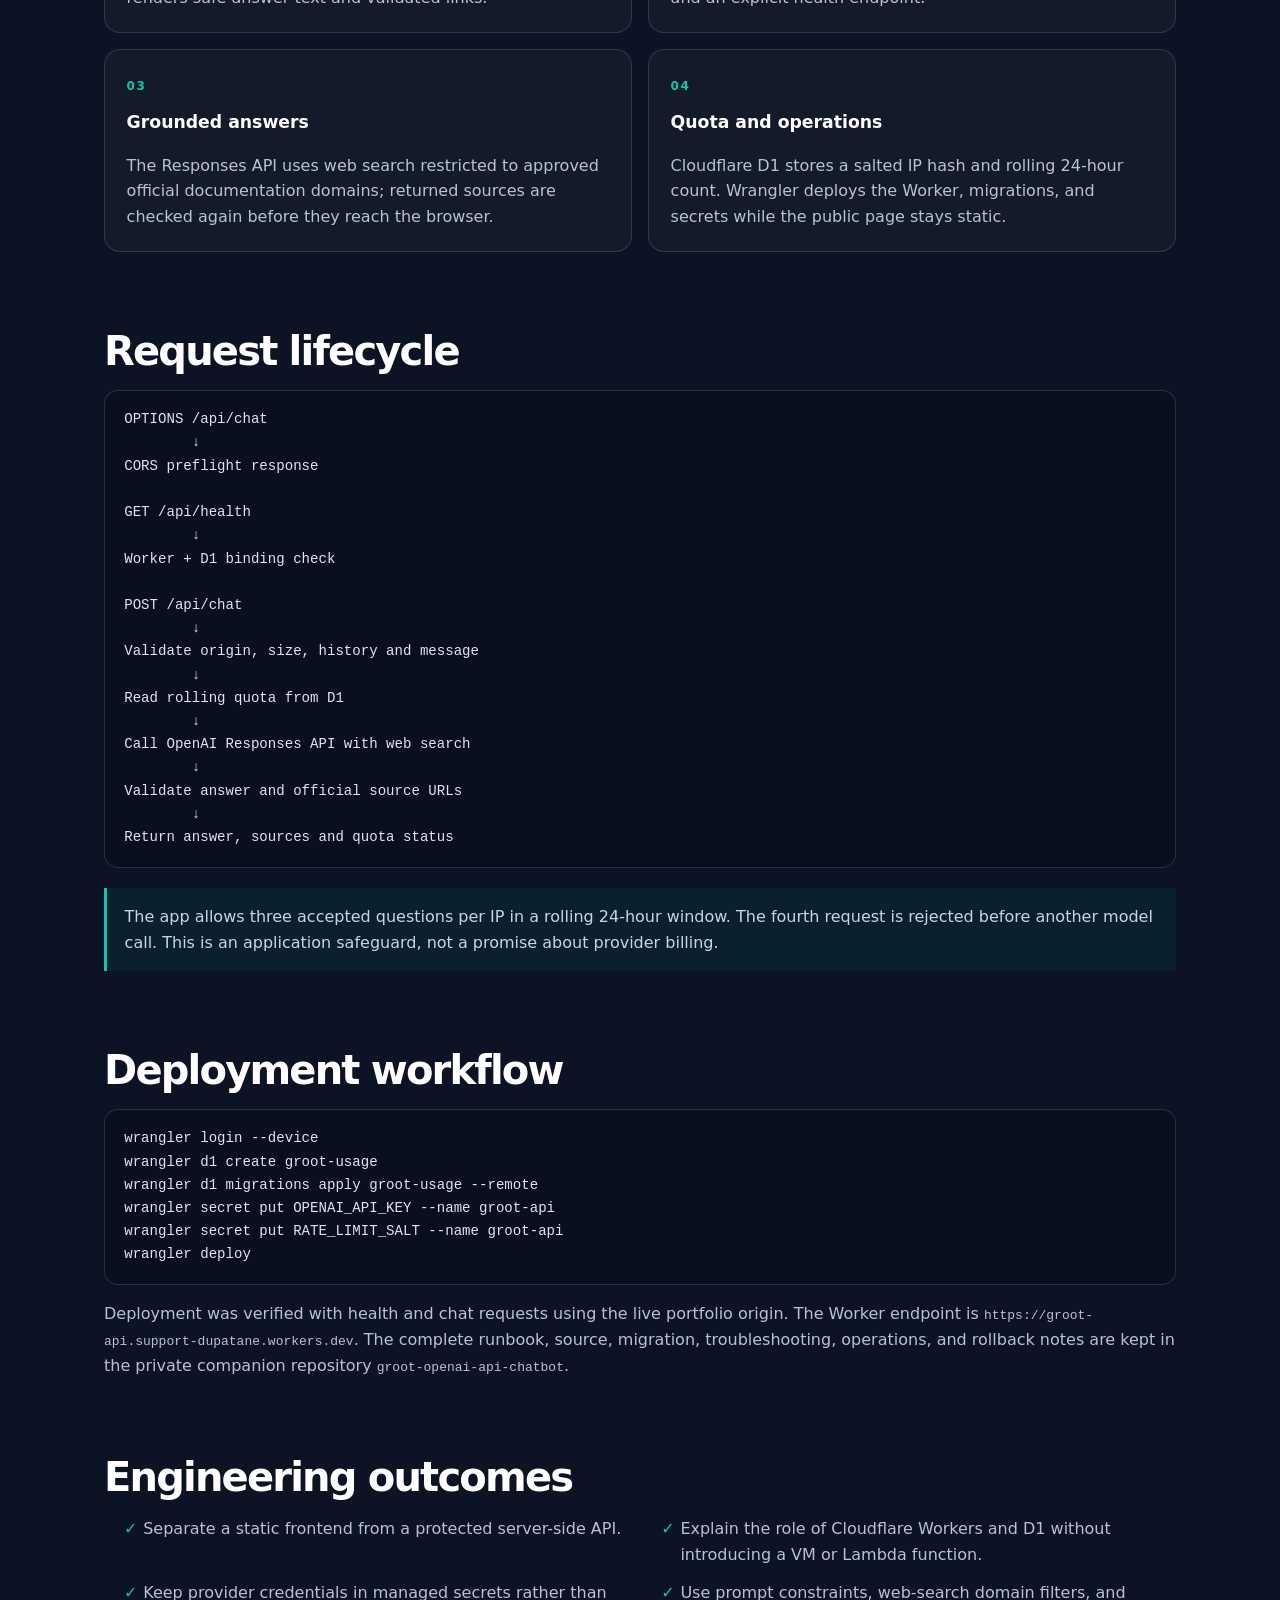
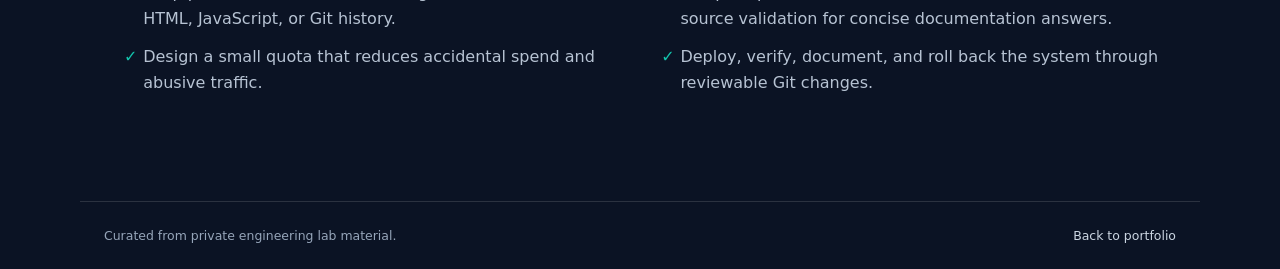
<file: labs/groot/index.html>
<!doctype html>
<html lang="en">
<head>
  <meta charset="utf-8">
  <meta name="viewport" content="width=device-width, initial-scale=1">
  <title>Groot Chatbot Lab — DUPATANE</title>
  <link rel="stylesheet" href="../../styles.css">
  <link rel="stylesheet" href="../lab.css">
  <script defer src="https://analytics.dkalki.com/tracker.js" data-site-id="dkalki-portfolio"></script>
</head>
<body class="lab-page">
  <header class="lab-header">
    <a class="site-logo-link" href="../../"><img src="../../assets/DUPATANE_Logo_Final.png" alt="DUPATANE"></a>
    <a class="lab-back" href="../../#work">← Back to hands-on labs</a>
  </header>

  <section class="lab-hero">
    <div class="lab-hero-inner">
      <p class="lab-kicker">AI ASSISTANT · CLOUDFLARE · OPENAI</p>
      <h1>Building a guarded AI assistant for a static site</h1>
      <p class="lab-lead">A reproducible implementation that connects a GitHub Pages portfolio to an OpenAI-backed assistant through a Cloudflare Worker, with official-source grounding, D1-backed quotas, secret management, and operational validation.</p>
      <div class="lab-meta">
        <span class="lab-chip">GitHub Pages</span>
        <span class="lab-chip">Cloudflare Workers</span>
        <span class="lab-chip">D1</span>
        <span class="lab-chip">OpenAI Responses API</span>
        <span class="lab-chip">Wrangler</span>
        <span class="lab-chip">CORS</span>
      </div>
    </div>
  </section>

  <main class="lab-content">
    <section class="lab-section">
      <h2>Architecture</h2>
      <pre class="lab-flow">Visitor browser
      ↓ HTTPS fetch
GitHub Pages portfolio + Ask Groot widget
      ↓ POST /api/chat
Cloudflare Worker
  ↙          ↓             ↘
D1 quota   OpenAI API   Origin and input validation
             ↓
       official-documentation web search
             ↓
     short answer + source links + quota metadata</pre>
      <p>The static page owns the user interface. The Worker is the server-side boundary: it keeps the OpenAI key out of the browser, applies request controls, calls the model, and returns a small JSON contract.</p>
    </section>

    <section class="lab-section">
      <h2>What was implemented</h2>
      <div class="lab-grid">
        <article class="lab-card">
          <span class="lab-number">01</span>
          <h3>Browser integration</h3>
          <p>The widget reads a public Worker base URL from <code>data-groot-api-base</code>, sends a short conversation over HTTPS, and renders safe answer text and validated links.</p>
        </article>
        <article class="lab-card">
          <span class="lab-number">02</span>
          <h3>Guarded API boundary</h3>
          <p>The Worker handles CORS, body-size limits, message validation, bounded history, timeouts, no-store responses, and an explicit health endpoint.</p>
        </article>
        <article class="lab-card">
          <span class="lab-number">03</span>
          <h3>Grounded answers</h3>
          <p>The Responses API uses web search restricted to approved official documentation domains; returned sources are checked again before they reach the browser.</p>
        </article>
        <article class="lab-card">
          <span class="lab-number">04</span>
          <h3>Quota and operations</h3>
          <p>Cloudflare D1 stores a salted IP hash and rolling 24-hour count. Wrangler deploys the Worker, migrations, and secrets while the public page stays static.</p>
        </article>
      </div>
    </section>

    <section class="lab-section">
      <h2>Request lifecycle</h2>
      <pre class="lab-flow">OPTIONS /api/chat
        ↓
CORS preflight response

GET /api/health
        ↓
Worker + D1 binding check

POST /api/chat
        ↓
Validate origin, size, history and message
        ↓
Read rolling quota from D1
        ↓
Call OpenAI Responses API with web search
        ↓
Validate answer and official source URLs
        ↓
Return answer, sources and quota status</pre>
      <div class="lab-note">The app allows three accepted questions per IP in a rolling 24-hour window. The fourth request is rejected before another model call. This is an application safeguard, not a promise about provider billing.</div>
    </section>

    <section class="lab-section">
      <h2>Deployment workflow</h2>
      <pre class="lab-code">wrangler login --device
wrangler d1 create groot-usage
wrangler d1 migrations apply groot-usage --remote
wrangler secret put OPENAI_API_KEY --name groot-api
wrangler secret put RATE_LIMIT_SALT --name groot-api
wrangler deploy</pre>
      <p>Deployment was verified with health and chat requests using the live portfolio origin. The Worker endpoint is <code>https://groot-api.support-dupatane.workers.dev</code>. The complete runbook, source, migration, troubleshooting, operations, and rollback notes are kept in the private companion repository <code>groot-openai-api-chatbot</code>.</p>
    </section>

    <section class="lab-section">
      <h2>Engineering outcomes</h2>
      <ul class="lab-outcomes">
        <li>Separate a static frontend from a protected server-side API.</li>
        <li>Explain the role of Cloudflare Workers and D1 without introducing a VM or Lambda function.</li>
        <li>Keep provider credentials in managed secrets rather than HTML, JavaScript, or Git history.</li>
        <li>Use prompt constraints, web-search domain filters, and source validation for concise documentation answers.</li>
        <li>Design a small quota that reduces accidental spend and abusive traffic.</li>
        <li>Deploy, verify, document, and roll back the system through reviewable Git changes.</li>
      </ul>
    </section>
  </main>

  <footer class="lab-footer">
    <span>Curated from private engineering lab material.</span>
    <a href="../../#work">Back to portfolio</a>
  </footer>
</body>
</html>
</file>
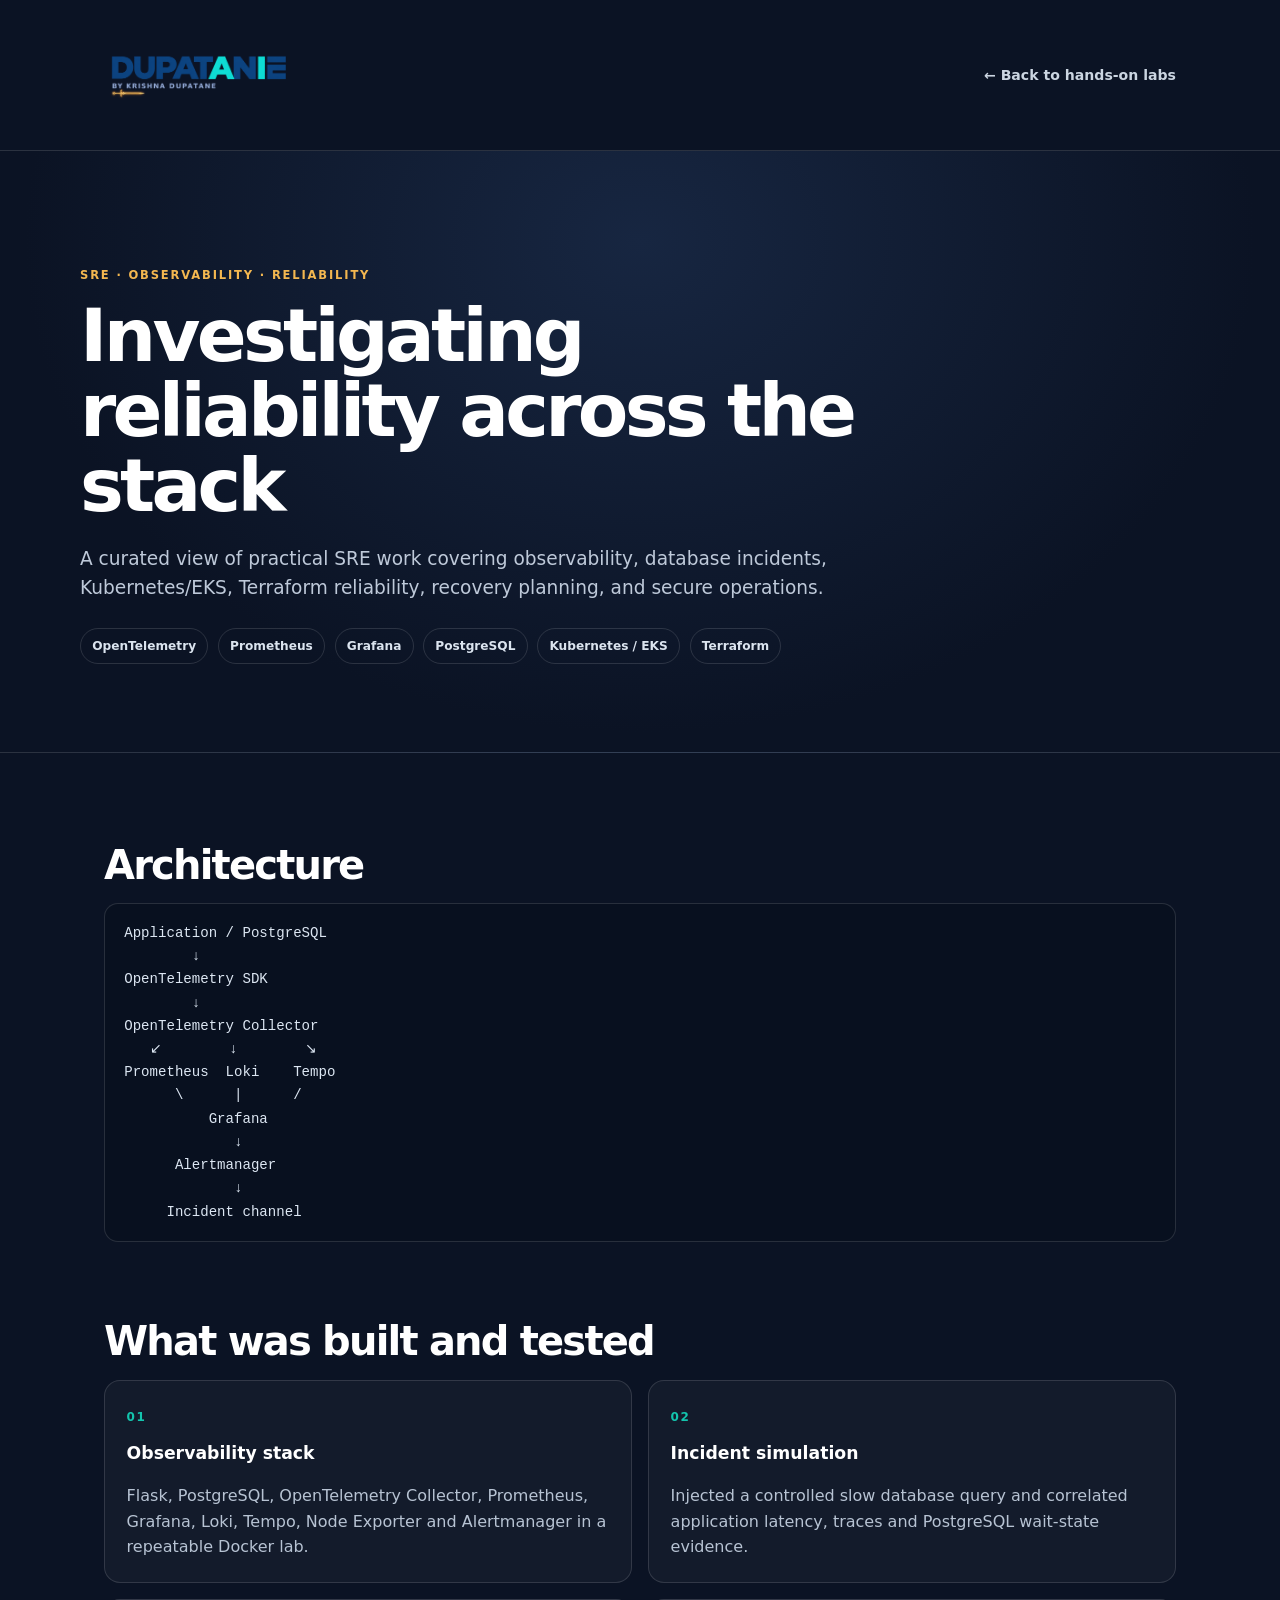
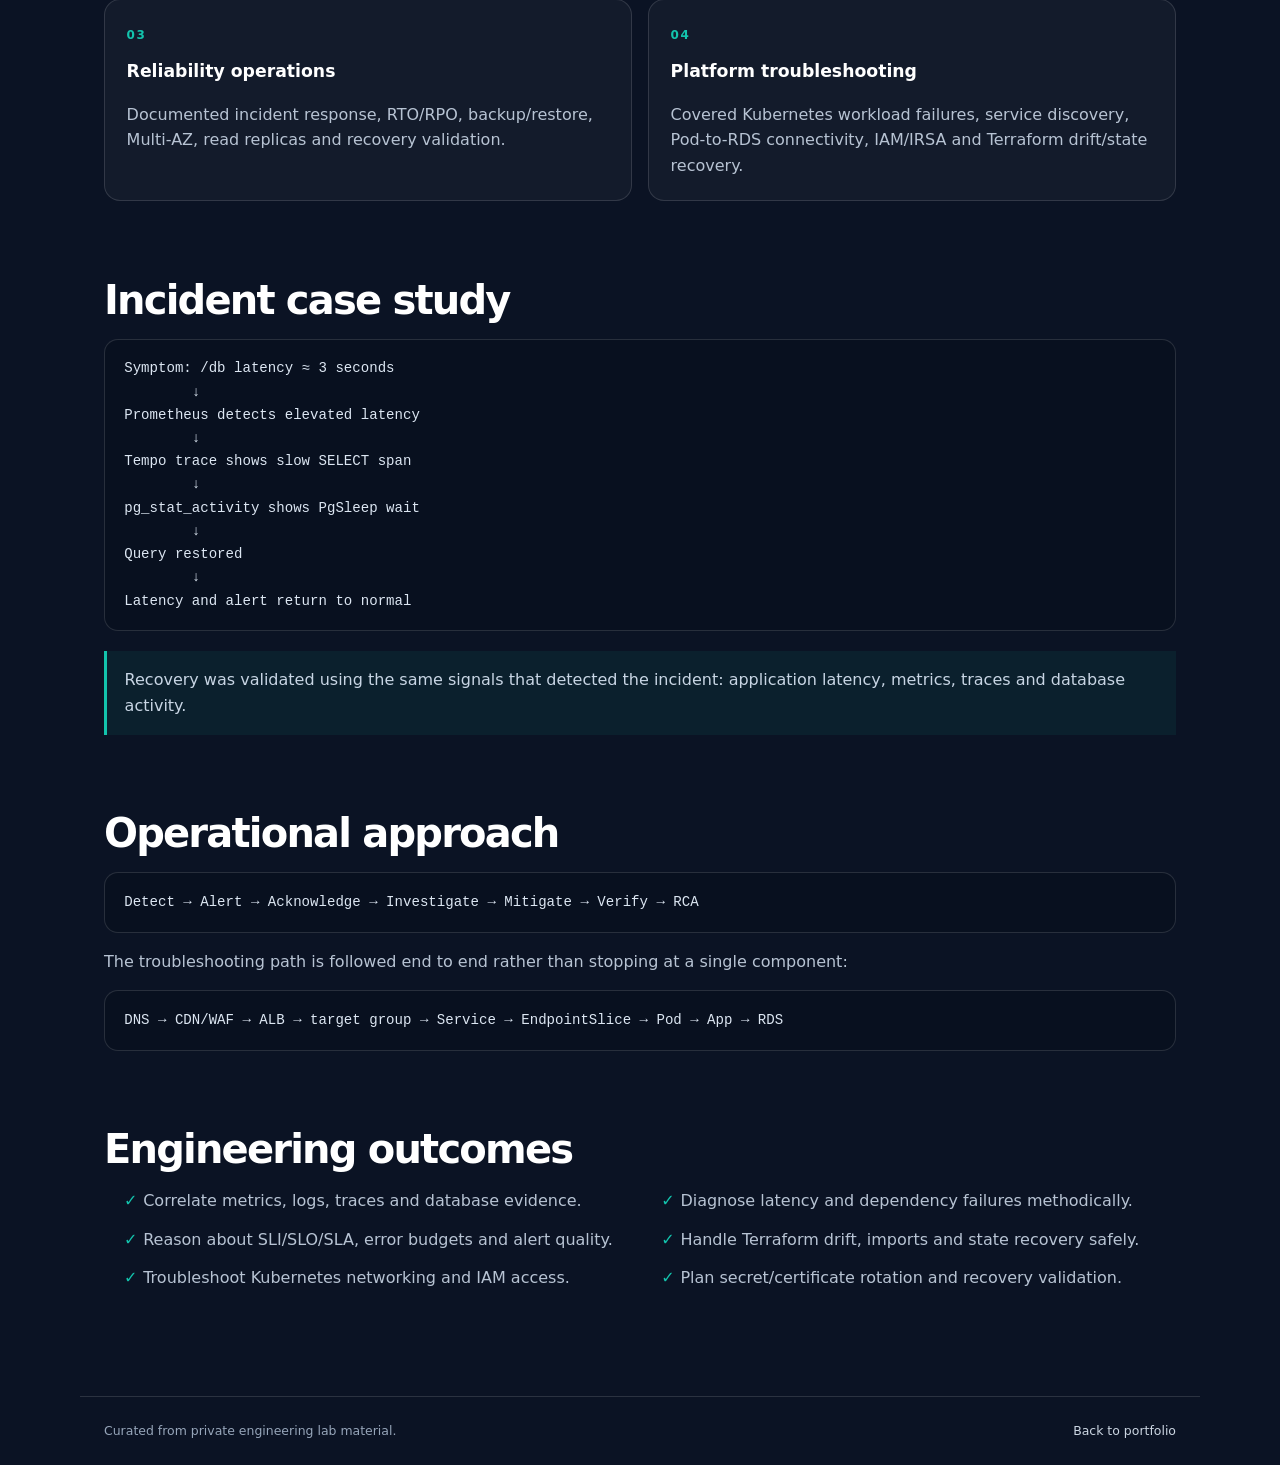
<file: labs/sre/index.html>
<!doctype html><html lang="en"><head><meta charset="utf-8"><meta name="viewport" content="width=device-width,initial-scale=1"><title>SRE Lab — DUPATANE</title><link rel="stylesheet" href="../../styles.css"><link rel="stylesheet" href="../lab.css">  <script defer src="https://analytics.dkalki.com/tracker.js" data-site-id="dkalki-portfolio"></script>
</head><body class="lab-page"><header class="lab-header"><a class="site-logo-link" href="../../"><img src="../../assets/DUPATANE_Logo_Final.png" alt="DUPATANE"></a><a class="lab-back" href="../../#work">← Back to hands-on labs</a></header><section class="lab-hero"><div class="lab-hero-inner"><p class="lab-kicker">SRE · OBSERVABILITY · RELIABILITY</p><h1>Investigating reliability across the stack</h1><p class="lab-lead">A curated view of practical SRE work covering observability, database incidents, Kubernetes/EKS, Terraform reliability, recovery planning, and secure operations.</p><div class="lab-meta"><span class="lab-chip">OpenTelemetry</span><span class="lab-chip">Prometheus</span><span class="lab-chip">Grafana</span><span class="lab-chip">PostgreSQL</span><span class="lab-chip">Kubernetes / EKS</span><span class="lab-chip">Terraform</span></div></div></section><main class="lab-content"><section class="lab-section"><h2>Architecture</h2><pre class="lab-flow">Application / PostgreSQL
        ↓
OpenTelemetry SDK
        ↓
OpenTelemetry Collector
   ↙        ↓        ↘
Prometheus  Loki    Tempo
      \      |      /
          Grafana
             ↓
      Alertmanager
             ↓
     Incident channel</pre></section><section class="lab-section"><h2>What was built and tested</h2><div class="lab-grid"><article class="lab-card"><span class="lab-number">01</span><h3>Observability stack</h3><p>Flask, PostgreSQL, OpenTelemetry Collector, Prometheus, Grafana, Loki, Tempo, Node Exporter and Alertmanager in a repeatable Docker lab.</p></article><article class="lab-card"><span class="lab-number">02</span><h3>Incident simulation</h3><p>Injected a controlled slow database query and correlated application latency, traces and PostgreSQL wait-state evidence.</p></article><article class="lab-card"><span class="lab-number">03</span><h3>Reliability operations</h3><p>Documented incident response, RTO/RPO, backup/restore, Multi-AZ, read replicas and recovery validation.</p></article><article class="lab-card"><span class="lab-number">04</span><h3>Platform troubleshooting</h3><p>Covered Kubernetes workload failures, service discovery, Pod-to-RDS connectivity, IAM/IRSA and Terraform drift/state recovery.</p></article></div></section><section class="lab-section"><h2>Incident case study</h2><pre class="lab-flow">Symptom: /db latency ≈ 3 seconds
        ↓
Prometheus detects elevated latency
        ↓
Tempo trace shows slow SELECT span
        ↓
pg_stat_activity shows PgSleep wait
        ↓
Query restored
        ↓
Latency and alert return to normal</pre><div class="lab-note">Recovery was validated using the same signals that detected the incident: application latency, metrics, traces and database activity.</div></section><section class="lab-section"><h2>Operational approach</h2><pre class="lab-flow">Detect → Alert → Acknowledge → Investigate → Mitigate → Verify → RCA</pre><p>The troubleshooting path is followed end to end rather than stopping at a single component:</p><pre class="lab-flow">DNS → CDN/WAF → ALB → target group → Service → EndpointSlice → Pod → App → RDS</pre></section><section class="lab-section"><h2>Engineering outcomes</h2><ul class="lab-outcomes"><li>Correlate metrics, logs, traces and database evidence.</li><li>Diagnose latency and dependency failures methodically.</li><li>Reason about SLI/SLO/SLA, error budgets and alert quality.</li><li>Handle Terraform drift, imports and state recovery safely.</li><li>Troubleshoot Kubernetes networking and IAM access.</li><li>Plan secret/certificate rotation and recovery validation.</li></ul></section></main><footer class="lab-footer"><span>Curated from private engineering lab material.</span><a href="../../#work">Back to portfolio</a></footer></body></html>
</file>
<file: styles.css>
:root {
  color-scheme: dark;
  --navy: #101b32;
  --navy-deep: #0b1324;
  --navy-soft: #192946;
  --teal: #13c4ad;
  --gold: #f3b750;
  --paper: #f7fafc;
  --ink: #16233a;
  --muted: #a6b2c4;
  --white: #fff;
  --line: rgba(255,255,255,.13);
  --max: 1120px;
}
* { box-sizing: border-box; }
html { scroll-behavior: smooth; }
body { margin: 0; background: var(--navy-deep); color: var(--white); font-family: Inter, ui-sans-serif, system-ui, -apple-system, BlinkMacSystemFont, "Segoe UI", sans-serif; line-height: 1.6; }
a { color: inherit; }
.skip-link { position: absolute; left: 1rem; top: -4rem; z-index: 10; padding: .7rem 1rem; background: var(--teal); color: var(--navy-deep); }
.skip-link:focus { top: 1rem; }
.site-header { position: absolute; z-index: 2; top: 0; left: 0; right: 0; display: grid; grid-template-columns: 1fr auto; align-items: center; max-width: var(--max); margin: auto; padding: 1.45rem 1.5rem; mix-blend-mode: screen; }
.site-logo-link { grid-column: 1; justify-self: start; display: block; width: clamp(138px, 16vw, 190px); line-height: 0; }
.site-logo-link img { display: block; width: 100%; height: auto; }
.site-header nav { grid-column: 2; justify-self: end; display: flex; gap: clamp(1rem, 3vw, 2.5rem); }
.site-header nav a, .site-footer a { color: #d2d9e4; text-decoration: none; font-size: .88rem; }
.site-header nav a:hover, .site-footer a:hover, .text-link:hover { color: var(--teal); }
.hero { min-height: 710px; position: relative; display: grid; place-items: center; overflow: hidden; padding: 8rem 1.5rem 5rem; background: radial-gradient(ellipse at 50% 36%, #111e35 0, #080d18 68%, #05070b 100%); }
.hero-content { z-index: 1; width: min(100%, 960px); text-align: center; }
.tagline { margin: 0; font-size: clamp(2rem, 5vw, 3.6rem); font-weight: 720; line-height: 1.13; letter-spacing: -.045em; }
.tagline span { color: var(--teal); }
.hero-copy { max-width: 610px; margin: 1.4rem auto 0; color: #c3cede; font-size: clamp(1rem, 1.7vw, 1.14rem); }
.hero-actions { display: flex; align-items: center; justify-content: center; flex-wrap: wrap; gap: .8rem; margin-top: 2rem; }
.button { min-height: 48px; display: inline-flex; align-items: center; justify-content: center; gap: .7rem; padding: .72rem 1.15rem; border: 1px solid transparent; border-radius: 999px; text-decoration: none; font-size: .92rem; font-weight: 700; transition: transform .18s ease, background .18s ease; }
.button:hover { transform: translateY(-2px); }
.button-primary { background: var(--teal); color: #08231f; }
.button-primary:hover { background: #42d9c6; }
.button-quiet { border-color: var(--line); color: #e1e7f0; }
.button-quiet:hover { border-color: var(--teal); }
.hero-glow { position: absolute; width: 420px; height: 420px; right: -200px; bottom: -280px; border-radius: 50%; background: var(--teal); filter: blur(140px); opacity: .13; }
.section { padding: clamp(4rem, 8vw, 7rem) max(1.5rem, calc((100vw - var(--max)) / 2)); }
.services { background: var(--paper); color: var(--ink); }
.section-heading { max-width: 690px; margin-bottom: 2.2rem; }
.eyebrow { margin: 0 0 .7rem; color: #087b70; font-size: .72rem; font-weight: 850; letter-spacing: .18em; }
h2 { margin: 0; font-size: clamp(2rem, 4vw, 3.2rem); line-height: 1.12; letter-spacing: -.045em; }
.section-heading h2 span, .about-inner h2 span { color: #168d82; }
.section-heading > p:last-child { max-width: 560px; color: #5b687c; margin: 1rem 0 0; }
.service-grid { display: grid; grid-template-columns: repeat(3, minmax(0, 1fr)); gap: 1rem; }
.service-card { position: relative; padding: 1.55rem; border: 1px solid #dfe6ec; border-radius: 18px; background: #fff; box-shadow: 0 12px 30px rgba(15,35,55,.04); }
.card-number { display: inline-block; margin-bottom: 1.4rem; color: #0a9589; font-size: .8rem; font-weight: 800; letter-spacing: .1em; }
.service-card h3 { margin: 0 0 .65rem; font-size: 1.2rem; line-height: 1.3; }
.service-card p, .service-card li { color: #5b687c; font-size: .91rem; }
.service-card p { margin: 0; }
.service-card ul { display: grid; gap: .35rem; margin: 1rem 0 0; padding-left: 1.15rem; }
.service-card li::marker { color: #159689; }
.scope-note { margin: 1.3rem 0 0; color: #687589; font-size: .82rem; }
.work { background: #111e35; }
.section-heading-row { display: flex; align-items: end; justify-content: space-between; gap: 2rem; max-width: none; }
.section-heading-row > p { max-width: 370px; margin: 0 0 .3rem; color: #b4c0d1; font-size: .95rem; }
.section-heading-row h2 { color: var(--white); }
.section-heading-row h2 span { color: var(--teal); }
.work-grid { display: grid; grid-template-columns: repeat(3, minmax(0, 1fr)); gap: 1rem; }
.work-card { min-height: 260px; display: flex; flex-direction: column; padding: 1.5rem; border: 1px solid var(--line); border-radius: 18px; background: rgba(255,255,255,.035); text-decoration: none; transition: background .18s ease, border-color .18s ease, transform .18s ease; }
.work-card:hover { background: rgba(255,255,255,.075); border-color: rgba(19,196,173,.6); transform: translateY(-3px); }
.work-card-summary { cursor: default; }
.work-card-summary:hover { transform: none; }
.work-label { color: var(--gold); font-size: .69rem; font-weight: 800; letter-spacing: .14em; }
.work-card h3 { margin: 1.1rem 0 .5rem; font-size: 1.25rem; line-height: 1.3; }
.work-card p { margin: 0; color: #b4c0d1; font-size: .9rem; }
.work-link { display: inline-flex; gap: .45rem; margin-top: auto; padding-top: 1.25rem; color: var(--teal); font-weight: 750; font-size: .85rem; }
.about-band { padding: clamp(4rem, 8vw, 7rem) 1.5rem; background: #eaf2f5; color: var(--ink); }
.about-inner { display: grid; grid-template-columns: 1fr 1fr; gap: clamp(2rem, 7vw, 6rem); max-width: var(--max); margin: auto; }
.about-copy { color: #526176; }
.about-copy p:first-child { margin-top: 0; }
.text-link { display: inline-flex; gap: .5rem; margin-top: .5rem; color: #087b70; font-weight: 800; text-decoration: none; }
.site-footer { display: flex; align-items: center; justify-content: space-between; gap: 1rem; max-width: var(--max); margin: auto; padding: 1.5rem; color: #9eacc0; }
.site-footer p { margin: 0; font-size: .75rem; text-align: center; }
.footer-brand { display: inline-flex; flex: 0 0 auto; width: 80px; line-height: 0; }
.footer-brand img { display: block; width: 100%; height: auto; mix-blend-mode: screen; }
@media (max-width: 800px) {
  .site-header { position: relative; background: transparent; }
  .hero { min-height: 620px; padding-top: 3rem; }
  .service-grid, .work-grid { grid-template-columns: 1fr; }
  .section-heading-row { align-items: start; flex-direction: column; gap: 1rem; }
  .about-inner { grid-template-columns: 1fr; gap: 1.3rem; }
  .work-card { min-height: 230px; }
}
@media (max-width: 540px) {
  .site-header { display: flex; align-items: flex-start; flex-direction: column; gap: .65rem; padding: 1rem 1.15rem; }
  .site-logo-link { width: min(58vw, 190px); }
  .site-header nav { width: 100%; justify-content: space-between; gap: .6rem; }
  .site-header nav a { font-size: .78rem; }
  .hero { min-height: 570px; padding: 3rem 1.1rem 4rem; }
  .tagline { font-size: clamp(1.85rem, 9vw, 2.65rem); }
  .hero-actions { align-items: stretch; flex-direction: column; }
  .button { width: 100%; }
  .section { padding-right: 1.1rem; padding-left: 1.1rem; }
  .site-footer { align-items: flex-start; flex-direction: column; padding: 1.5rem 1.1rem; }
  .site-footer p { text-align: left; }
}
@media (prefers-reduced-motion: reduce) {
  html { scroll-behavior: auto; }
  *, *::before, *::after { transition-duration: .01ms !important; }
}
</file>
<file: groot-chat.css>
/* Groot chat widget */
.visually-hidden { position: absolute; width: 1px; height: 1px; padding: 0; margin: -1px; overflow: hidden; clip: rect(0, 0, 0, 0); white-space: nowrap; border: 0; }
.groot-widget { position: fixed; z-index: 20; right: 1.25rem; bottom: 1.25rem; font-family: inherit; }
.groot-launcher { display: inline-flex; align-items: center; gap: .6rem; min-height: 52px; padding: .7rem 1.1rem; border: 1px solid rgba(255,255,255,.18); border-radius: 999px; background: var(--teal); color: #08231f; box-shadow: 0 12px 34px rgba(0,0,0,.28); font: inherit; font-size: .92rem; font-weight: 800; cursor: pointer; transition: transform .18s ease, background .18s ease; }
.groot-launcher:hover { transform: translateY(-2px); background: #42d9c6; }
.groot-launcher:focus-visible, .groot-panel button:focus-visible, .groot-panel input:focus-visible { outline: 3px solid var(--gold); outline-offset: 3px; }
.groot-launcher-avatar { display: block; width: 28px; height: 28px; border: 1px solid rgba(8,35,31,.35); border-radius: 50%; object-fit: cover; object-position: 55% 40%; }
.groot-panel { position: absolute; right: 0; bottom: 4.25rem; display: flex; flex-direction: column; width: min(390px, calc(100vw - 2rem)); height: min(590px, calc(100dvh - 7rem)); overflow: hidden; border: 1px solid rgba(255,255,255,.15); border-radius: 20px; background: #0d172a; color: var(--white); box-shadow: 0 24px 80px rgba(0,0,0,.48); }
.groot-panel[hidden] { display: none; }
.groot-panel-header { display: flex; align-items: center; gap: .8rem; padding: 1rem 1.05rem; background: #14233d; border-bottom: 1px solid var(--line); }
.groot-avatar { display: grid; flex: 0 0 42px; place-items: center; width: 42px; height: 42px; overflow: hidden; border: 1px solid rgba(19,196,173,.42); border-radius: 50%; background: rgba(19,196,173,.14); }
.groot-avatar img { display: block; width: 100%; height: 100%; border-radius: 50%; object-fit: cover; object-position: 55% 40%; }
.groot-heading { min-width: 0; }
.groot-kicker { margin: 0; color: var(--gold); font-size: .57rem; font-weight: 850; letter-spacing: .15em; }
.groot-heading h2 { margin: .02rem 0 0; color: #fff; font-size: 1.1rem; letter-spacing: 0; line-height: 1.25; }
.groot-mode { margin: .15rem 0 0; color: #aab8ca; font-size: .68rem; }
.groot-mode::before { display: inline-block; width: 6px; height: 6px; margin: 0 .4rem .08rem 0; border-radius: 50%; background: var(--gold); content: ""; }
.groot-mode[data-mode="api"]::before { background: var(--teal); }
.groot-close { display: grid; place-items: center; width: 36px; height: 36px; margin-left: auto; padding: 0; border: 0; border-radius: 50%; background: transparent; color: #cbd5e3; font: inherit; font-size: 1.7rem; line-height: 1; cursor: pointer; }
.groot-close:hover { background: rgba(255,255,255,.08); color: #fff; }
.groot-messages { display: flex; flex: 1; flex-direction: column; gap: .75rem; overflow-y: auto; padding: 1rem; overscroll-behavior: contain; }
.groot-message { max-width: 88%; padding: .72rem .85rem; border: 1px solid rgba(255,255,255,.1); border-radius: 15px; font-size: .86rem; line-height: 1.5; white-space: pre-wrap; overflow-wrap: anywhere; }
.groot-assistant-message { align-self: flex-start; border-top-left-radius: 5px; background: #172641; color: #e8eef7; }
.groot-user-message { align-self: flex-end; border-top-right-radius: 5px; border-color: rgba(19,196,173,.28); background: rgba(19,196,173,.15); color: #f3fffd; }
.groot-typing { color: #aab8ca; font-style: italic; }
.groot-sources { align-self: flex-start; width: 90%; margin-top: -.25rem; padding-left: .1rem; }
.groot-sources-label { display: block; margin: 0 0 .25rem; color: #91a2b9; font-size: .65rem; font-weight: 800; letter-spacing: .1em; text-transform: uppercase; }
.groot-sources a { display: block; width: fit-content; max-width: 100%; overflow: hidden; color: #54deca; font-size: .75rem; text-decoration: underline; text-decoration-color: rgba(84,222,202,.45); text-overflow: ellipsis; white-space: nowrap; }
.groot-sources a:hover { color: #fff; }
.groot-credit-note, .groot-limit-note { align-self: flex-start; width: 90%; color: #91a2b9; font-size: .68rem; line-height: 1.45; }
.groot-limit-note { padding: .55rem .7rem; border: 1px solid rgba(243,183,80,.32); border-radius: 10px; background: rgba(243,183,80,.08); color: #f0d8a7; }
.groot-suggestions { display: flex; flex-wrap: wrap; gap: .45rem; padding: 0 1rem .7rem; }
.groot-suggestions button { padding: .4rem .65rem; border: 1px solid rgba(255,255,255,.16); border-radius: 999px; background: transparent; color: #c6d3e3; font: inherit; font-size: .72rem; cursor: pointer; }
.groot-suggestions button:hover { border-color: var(--teal); color: var(--teal); }
.groot-form { display: flex; gap: .5rem; margin: 0 1rem; padding: .45rem; border: 1px solid rgba(255,255,255,.17); border-radius: 14px; background: #08111f; }
.groot-form input { flex: 1; min-width: 0; padding: .45rem; border: 0; outline: 0; background: transparent; color: #fff; font: inherit; font-size: .85rem; }
.groot-form input::placeholder { color: #8796aa; }
.groot-form button { padding: .55rem .8rem; border: 0; border-radius: 10px; background: var(--teal); color: #08231f; font: inherit; font-size: .78rem; font-weight: 850; cursor: pointer; }
.groot-form button:disabled { opacity: .65; cursor: wait; }
.groot-suggestions button:disabled { opacity: .45; cursor: not-allowed; }
.groot-footnote { margin: .55rem 1rem .8rem; color: #8494aa; font-size: .64rem; line-height: 1.4; }

@media (max-width: 540px) {
  .groot-widget { right: .75rem; bottom: .75rem; }
  .groot-panel { bottom: 4rem; height: min(590px, calc(100dvh - 5.5rem)); }
}
</file>
<file: labs/lab.css>
/* Diff readability test — no visual behavior change. */
body.lab-page {
  background: #0b1324;
}

.lab-header {
  position: relative;
  max-width: var(--max);
  margin: 0 auto;
  padding: 1.35rem 1.5rem;
  display: flex;
  align-items: center;
  justify-content: space-between;
  gap: 1rem;
}

.lab-header .site-logo-link {
  width: clamp(138px, 16vw, 190px);
}

.lab-header .site-logo-link img {
  display: block;
  width: 100%;
  height: auto;
  mix-blend-mode: screen;
}

.lab-back {
  color: #cbd5e1;
  text-decoration: none;
  font-size: 0.88rem;
  font-weight: 750;
}

.lab-back:hover {
  color: var(--teal);
}

.lab-hero {
  padding: clamp(4.5rem, 9vw, 7.5rem) 1.5rem clamp(3.5rem, 7vw, 5.5rem);
  background: radial-gradient(ellipse at 50% 15%, #172641 0, #0b1324 68%);
  border-top: 1px solid var(--line);
  border-bottom: 1px solid var(--line);
}

.lab-hero-inner,
.lab-content {
  width: min(100%, var(--max));
  margin: 0 auto;
}

.lab-kicker {
  margin: 0 0 0.8rem;
  color: var(--gold);
  font-size: 0.72rem;
  font-weight: 850;
  letter-spacing: 0.16em;
}

.lab-hero h1 {
  max-width: 860px;
  margin: 0;
  font-size: clamp(2.3rem, 6vw, 4.6rem);
  line-height: 1.02;
  letter-spacing: -0.05em;
}

.lab-lead {
  max-width: 760px;
  margin: 1.3rem 0 0;
  color: #bec9d9;
  font-size: clamp(1rem, 1.8vw, 1.16rem);
}

.lab-meta {
  display: flex;
  flex-wrap: wrap;
  gap: 0.6rem;
  margin-top: 1.6rem;
}

.lab-chip {
  padding: 0.44rem 0.7rem;
  border: 1px solid var(--line);
  border-radius: 999px;
  color: #dbe4ef;
  font-size: 0.76rem;
  font-weight: 700;
}

.lab-content {
  padding: clamp(3.5rem, 7vw, 6rem) 1.5rem;
}

.lab-section {
  margin-bottom: clamp(3rem, 6vw, 5rem);
}

.lab-section:last-child {
  margin-bottom: 0;
}

.lab-section h2 {
  margin-bottom: 1rem;
  font-size: clamp(1.65rem, 4vw, 2.5rem);
}

.lab-section h3 {
  margin: 1.6rem 0 0.55rem;
  font-size: 1.08rem;
}

.lab-section p,
.lab-section li {
  color: #b7c3d3;
}

.lab-section ul,
.lab-section ol {
  padding-left: 1.25rem;
}

.lab-grid {
  display: grid;
  grid-template-columns: repeat(2, minmax(0, 1fr));
  gap: 1rem;
}

.lab-card {
  padding: 1.35rem;
  border: 1px solid var(--line);
  border-radius: 16px;
  background: rgba(255, 255, 255, 0.035);
}

.lab-card h3 {
  margin: 0 0 0.45rem;
  color: var(--white);
}

.lab-card p,
.lab-card ul {
  margin-bottom: 0;
}

.lab-number {
  display: inline-block;
  margin-bottom: 0.8rem;
  color: var(--teal);
  font-size: 0.75rem;
  font-weight: 850;
  letter-spacing: 0.12em;
}

.lab-flow,
.lab-code {
  overflow-x: auto;
  margin: 1rem 0 0;
  padding: 1.1rem 1.2rem;
  border: 1px solid var(--line);
  border-radius: 14px;
  background: #08101f;
  color: #dce6f2;
  font: 0.88rem/1.65 ui-monospace, SFMono-Regular, Menlo, Monaco, Consolas, monospace;
  white-space: pre;
}

.lab-note {
  margin-top: 1.25rem;
  padding: 1rem 1.1rem;
  border-left: 3px solid var(--teal);
  background: rgba(19, 196, 173, 0.07);
  color: #c8d5e4;
}

.lab-outcomes {
  display: grid;
  grid-template-columns: repeat(2, minmax(0, 1fr));
  gap: 0.8rem 1.4rem;
  padding: 0;
  list-style: none;
}

.lab-outcomes li {
  position: relative;
  padding-left: 1.2rem;
}

.lab-outcomes li::before {
  content: "✓";
  position: absolute;
  left: 0;
  color: var(--teal);
  font-weight: 900;
}

.lab-footer {
  max-width: var(--max);
  margin: 0 auto;
  padding: 1.5rem;
  border-top: 1px solid var(--line);
  display: flex;
  justify-content: space-between;
  gap: 1rem;
  color: #96a5b9;
  font-size: 0.78rem;
}

.lab-footer a {
  color: #cbd5e1;
  text-decoration: none;
}

.lab-footer a:hover {
  color: var(--teal);
}

@media (max-width: 760px) {
  .lab-grid,
  .lab-outcomes {
    grid-template-columns: 1fr;
  }

  .lab-header,
  .lab-footer {
    align-items: flex-start;
    flex-direction: column;
  }
}
</file>
